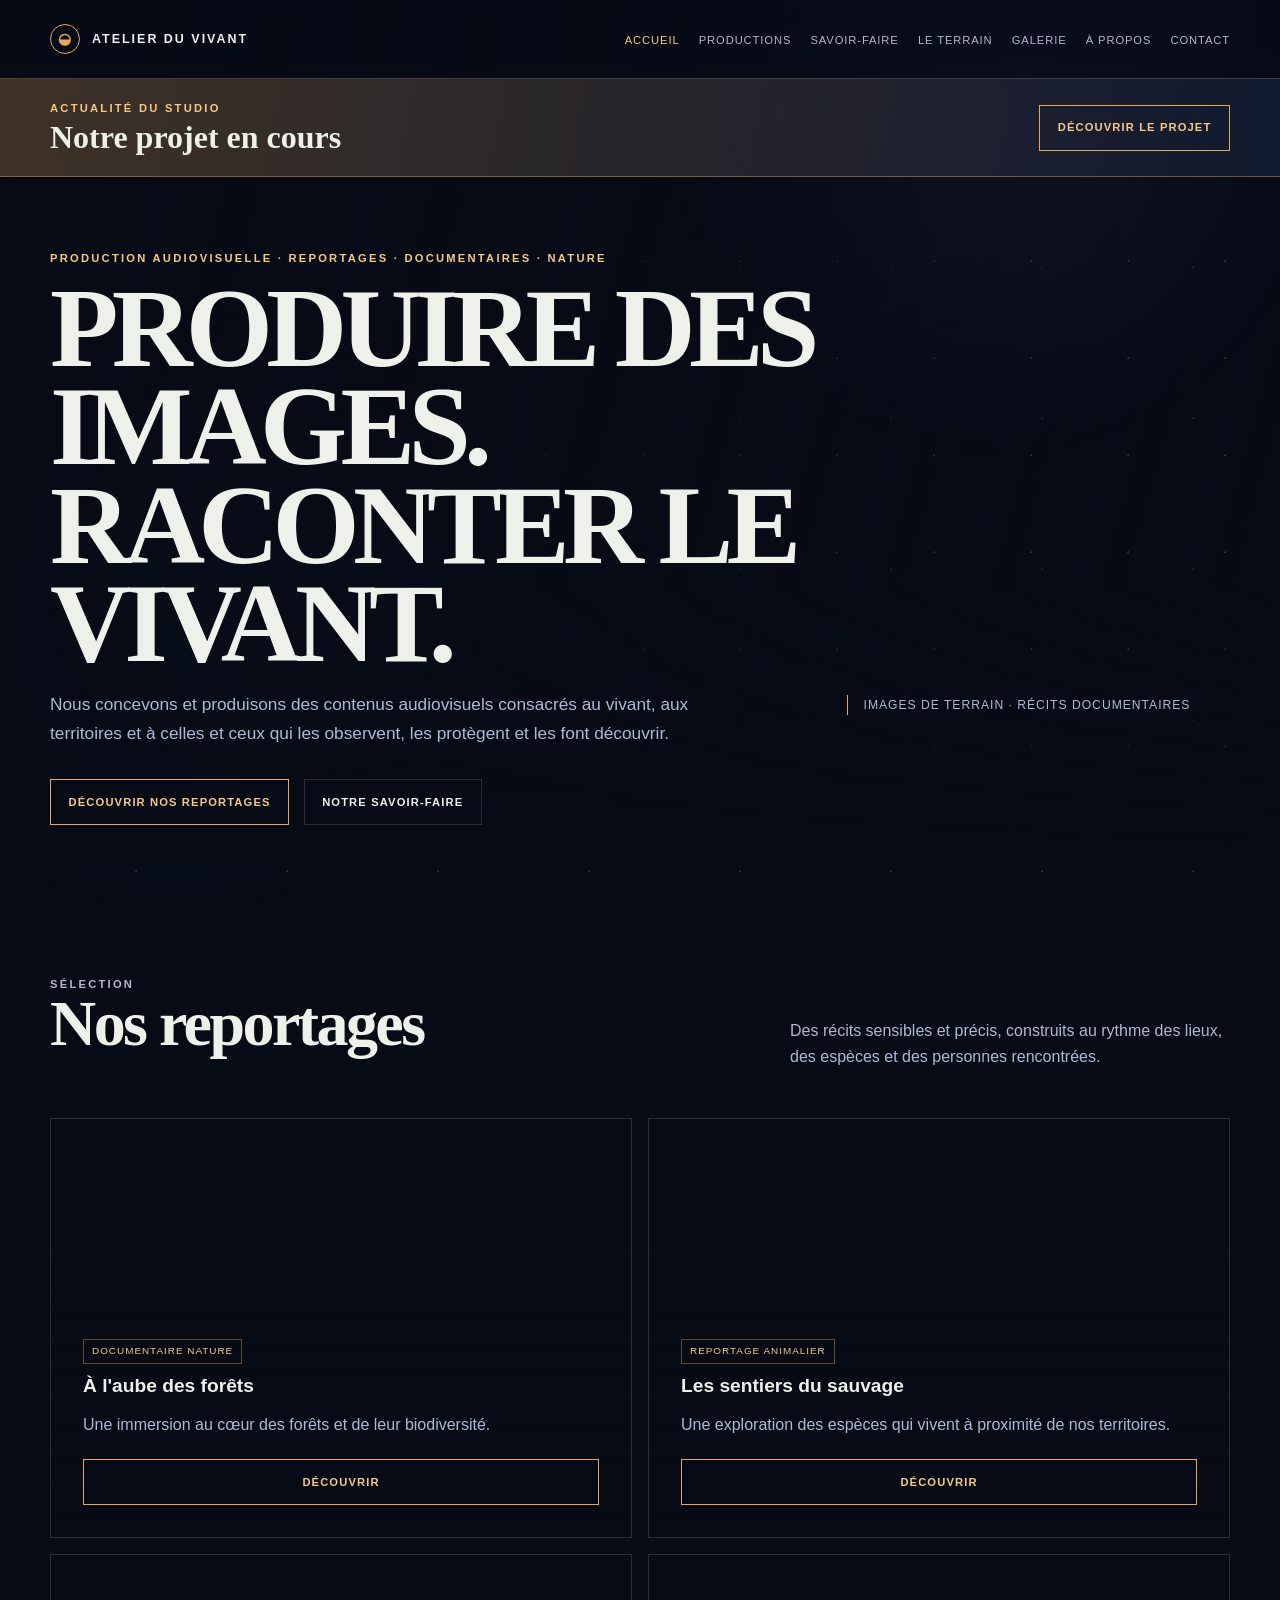
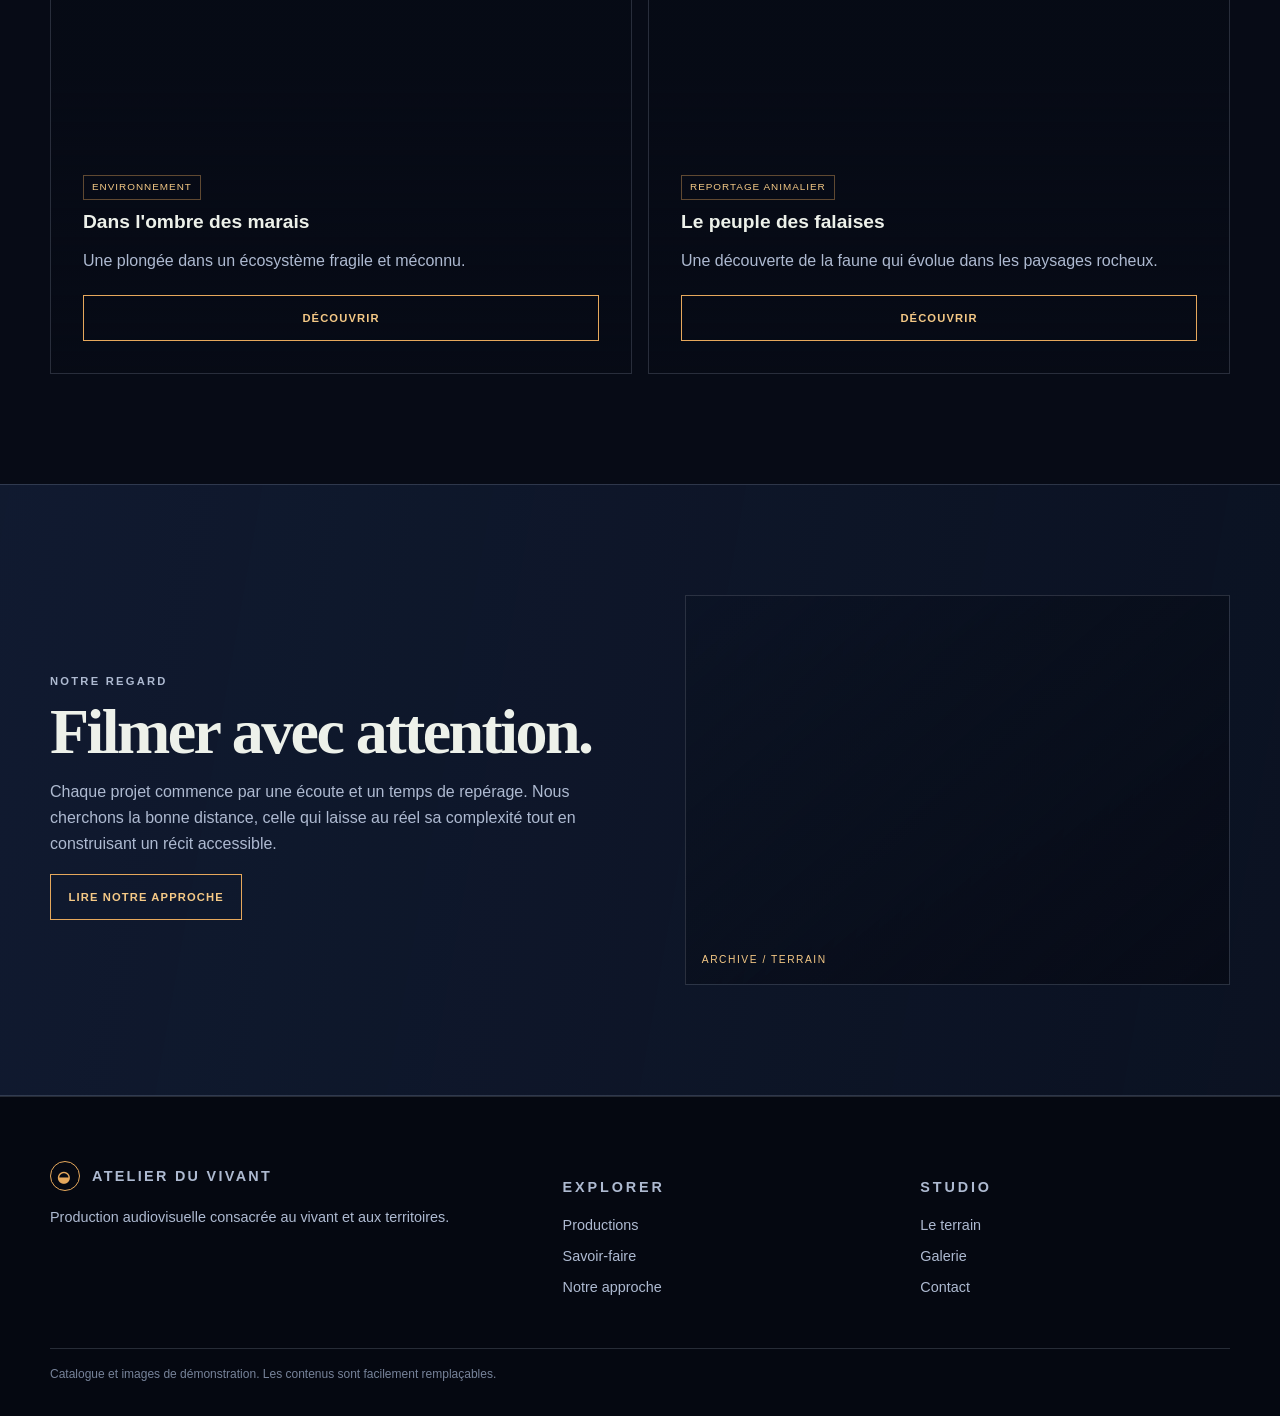
<file: index.html>
<!doctype html>
<html lang="fr">
<head>
  <meta charset="utf-8">
  <meta name="viewport" content="width=device-width, initial-scale=1">
  <title>Atelier du vivant | Production audiovisuelle</title>
  <meta name="description" content="Production audiovisuelle, reportages et documentaires consacrés au vivant, aux territoires et à celles et ceux qui les protègent.">
  <link rel="stylesheet" href="css/style.css">
  <style>
    .project-alert { padding: 1.25rem 0; background: linear-gradient(100deg, rgba(230,168,92,.25), rgba(17,27,49,.92)); border-block: 1px solid rgba(230,168,92,.42); }
    .project-alert-inner { display: flex; align-items: center; justify-content: space-between; gap: 1.5rem; }
    .project-alert .eyebrow { margin: 0 0 .2rem; }
    .project-alert strong { font: 700 clamp(1.35rem, 3vw, 2rem)/1 var(--serif); }
    .project-alert .btn { flex-shrink: 0; }
    .hero { display: block; padding-top: 78px; }
    .hero-content { margin-top: 72px; }
    @media (max-width: 560px) { .project-alert-inner { align-items: flex-start; flex-direction: column; gap: 1rem; } .project-alert .btn { width: 100%; } }
  </style>
</head>
<body>
  <a class="skip-link" href="#main">Aller au contenu</a>
  <header class="site-header">
    <div class="container nav-wrap">
      <a class="brand" href="index.html"><span class="brand-mark">◒</span> ATELIER DU VIVANT</a>
      <button class="nav-toggle" aria-label="Ouvrir le menu" aria-expanded="false">☰</button>
      <nav>
        <ul class="nav-list">
          <li><a aria-current="page" href="index.html">Accueil</a></li>
          <li><a href="productions.html">Productions</a></li>
          <li><a href="savoir-faire.html">Savoir-faire</a></li>
          <li><a href="terrain.html">Le terrain</a></li>
          <li><a href="galerie.html">Galerie</a></li>
          <li><a href="a-propos.html">À propos</a></li>
          <li><a href="contact.html">Contact</a></li>
        </ul>
      </nav>
    </div>
  </header>
  <main id="main">
    <section class="hero">
      <aside class="project-alert" aria-label="Projet en cours">
          <div class="container project-alert-inner">
            <div><p class="eyebrow">Actualité du studio</p><strong>Notre projet en cours</strong></div>
            <a class="btn" href="https://chauvesouris448-git.github.io/batbielok" target="_blank" rel="noopener noreferrer">Découvrir le projet</a>
          </div>
      </aside>
      <div class="hero-content">
        <p class="eyebrow">Production audiovisuelle · Reportages · Documentaires · Nature</p>
        <h1>PRODUIRE DES IMAGES.<br>RACONTER LE VIVANT.</h1>
        <p class="lead">Nous concevons et produisons des contenus audiovisuels consacrés au vivant, aux territoires et à celles et ceux qui les observent, les protègent et les font découvrir.</p>
        <div class="cta-row"><a class="btn" href="productions.html">Découvrir nos reportages</a><a class="btn btn-muted" href="savoir-faire.html">Notre savoir-faire</a></div>
      </div>
      <p class="hero-note">Images de terrain · récits documentaires</p>
    </section>
    <section class="section" aria-labelledby="reportages">
      <div class="container">
        <div class="section-header"><div><p class="eyebrow">Sélection</p><h2 id="reportages">Nos reportages</h2></div><p>Des récits sensibles et précis, construits au rythme des lieux, des espèces et des personnes rencontrées.</p></div>
        <div class="project-grid">
          <article class="project-card reveal" style="--project-image:url('https://images.unsplash.com/photo-1448375240586-882707db888b?auto=format&fit=crop&w=1200&q=80')"><span class="tag">Documentaire nature</span><h3>À l'aube des forêts</h3><p>Une immersion au cœur des forêts et de leur biodiversité.</p><a class="btn" href="productions.html#forets">Découvrir</a></article>
          <article class="project-card reveal" style="--project-image:url('https://images.unsplash.com/photo-1511497584788-876760111969?auto=format&fit=crop&w=1200&q=80')"><span class="tag">Reportage animalier</span><h3>Les sentiers du sauvage</h3><p>Une exploration des espèces qui vivent à proximité de nos territoires.</p><a class="btn" href="productions.html#sauvage">Découvrir</a></article>
          <article class="project-card reveal" style="--project-image:url('https://images.unsplash.com/photo-1473445361085-b9a07f55608b?auto=format&fit=crop&w=1200&q=80')"><span class="tag">Environnement</span><h3>Dans l'ombre des marais</h3><p>Une plongée dans un écosystème fragile et méconnu.</p><a class="btn" href="productions.html#marais">Découvrir</a></article>
          <article class="project-card reveal" style="--project-image:url('https://images.unsplash.com/photo-1464822759023-fed622ff2c3b?auto=format&fit=crop&w=1200&q=80')"><span class="tag">Reportage animalier</span><h3>Le peuple des falaises</h3><p>Une découverte de la faune qui évolue dans les paysages rocheux.</p><a class="btn" href="productions.html#falaises">Découvrir</a></article>
        </div>
      </div>
    </section>
    <section class="section band">
      <div class="container split"><div class="copy reveal"><p class="eyebrow">Notre regard</p><h2>Filmer avec attention.</h2><p>Chaque projet commence par une écoute et un temps de repérage. Nous cherchons la bonne distance, celle qui laisse au réel sa complexité tout en construisant un récit accessible.</p><a class="btn" href="approche.html">Lire notre approche</a></div><div class="image-frame reveal" role="img" aria-label="Paysage forestier de terrain"></div></div>
    </section>
  </main>
  <footer class="site-footer"><div class="container footer-grid"><div><a class="brand" href="index.html"><span class="brand-mark">◒</span> ATELIER DU VIVANT</a><p>Production audiovisuelle consacrée au vivant et aux territoires.</p></div><div><p class="eyebrow">Explorer</p><div class="footer-links"><a href="productions.html">Productions</a><a href="savoir-faire.html">Savoir-faire</a><a href="approche.html">Notre approche</a></div></div><div><p class="eyebrow">Studio</p><div class="footer-links"><a href="terrain.html">Le terrain</a><a href="galerie.html">Galerie</a><a href="contact.html">Contact</a></div></div></div><div class="container disclaimer">Catalogue et images de démonstration. Les contenus sont facilement remplaçables.</div></footer>
  <button class="top-button" aria-label="Revenir en haut">↑</button>
  <script src="js/script.js"></script>
</body>
</html>
</file>
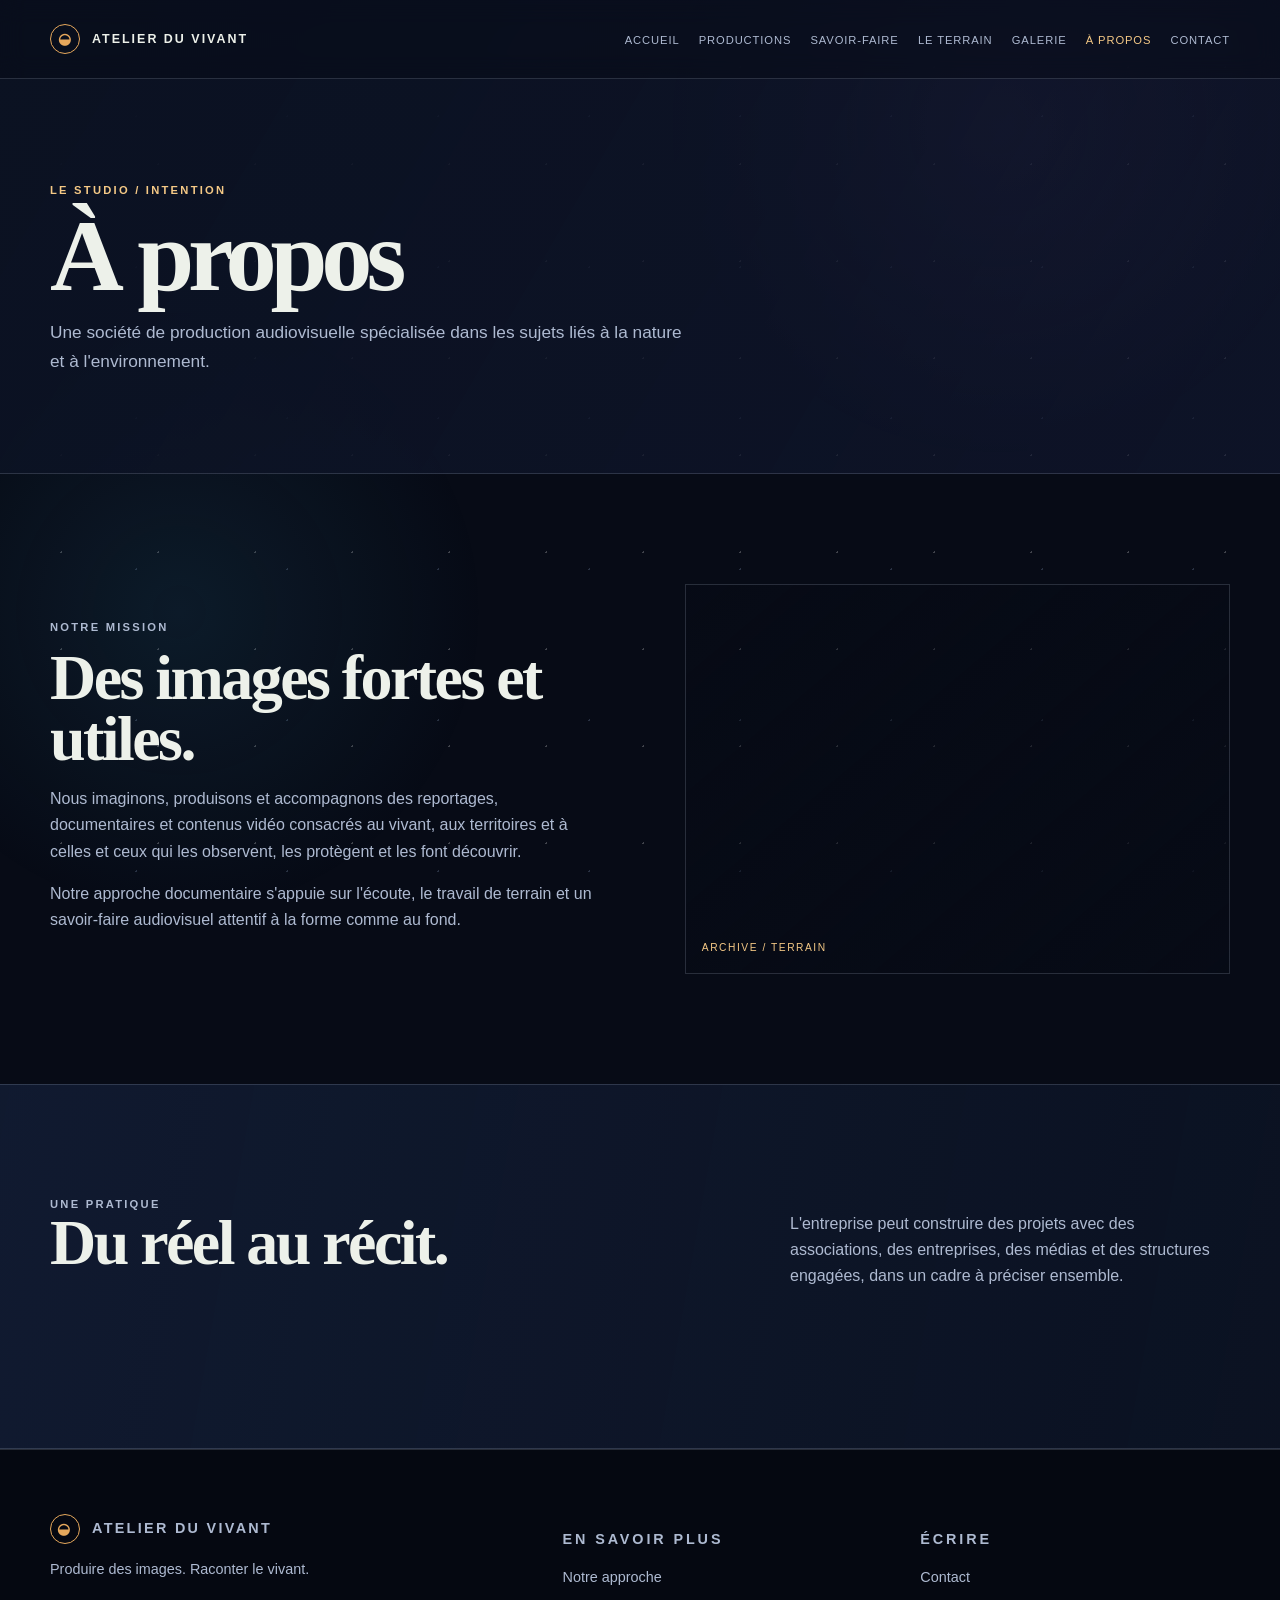
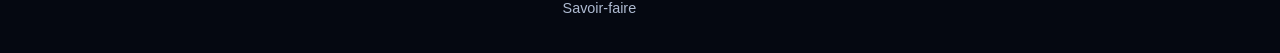
<file: a-propos.html>
<!doctype html><html lang="fr"><head><meta charset="utf-8"><meta name="viewport" content="width=device-width, initial-scale=1"><title>À propos | Atelier du vivant</title><link rel="stylesheet" href="css/style.css"></head><body><header class="site-header"><div class="container nav-wrap"><a class="brand" href="index.html"><span class="brand-mark">◒</span> ATELIER DU VIVANT</a><button class="nav-toggle" aria-label="Ouvrir le menu" aria-expanded="false">☰</button><nav><ul class="nav-list"><li><a href="index.html">Accueil</a></li><li><a href="productions.html">Productions</a></li><li><a href="savoir-faire.html">Savoir-faire</a></li><li><a href="terrain.html">Le terrain</a></li><li><a href="galerie.html">Galerie</a></li><li><a aria-current="page" href="a-propos.html">À propos</a></li><li><a href="contact.html">Contact</a></li></ul></nav></div></header><main id="main"><section class="page-hero"><div class="container"><p class="eyebrow">Le studio / Intention</p><h1>À propos</h1><p class="lead">Une société de production audiovisuelle spécialisée dans les sujets liés à la nature et à l'environnement.</p></div></section><section class="section"><div class="container split"><div class="copy"><p class="eyebrow">Notre mission</p><h2>Des images fortes et utiles.</h2><p>Nous imaginons, produisons et accompagnons des reportages, documentaires et contenus vidéo consacrés au vivant, aux territoires et à celles et ceux qui les observent, les protègent et les font découvrir.</p><p>Notre approche documentaire s'appuie sur l'écoute, le travail de terrain et un savoir-faire audiovisuel attentif à la forme comme au fond.</p></div><div class="image-frame" role="img" aria-label="Paysage naturel au coucher du jour"></div></div></section><section class="section band"><div class="container section-header"><div><p class="eyebrow">Une pratique</p><h2>Du réel au récit.</h2></div><p>L'entreprise peut construire des projets avec des associations, des entreprises, des médias et des structures engagées, dans un cadre à préciser ensemble.</p></div></section></main><footer class="site-footer"><div class="container footer-grid"><div><a class="brand" href="index.html"><span class="brand-mark">◒</span> ATELIER DU VIVANT</a><p>Produire des images. Raconter le vivant.</p></div><div><p class="eyebrow">En savoir plus</p><div class="footer-links"><a href="approche.html">Notre approche</a><a href="savoir-faire.html">Savoir-faire</a></div></div><div><p class="eyebrow">Écrire</p><div class="footer-links"><a href="contact.html">Contact</a></div></div></div></footer><button class="top-button" aria-label="Revenir en haut">↑</button><script src="js/script.js"></script></body></html>
</file>
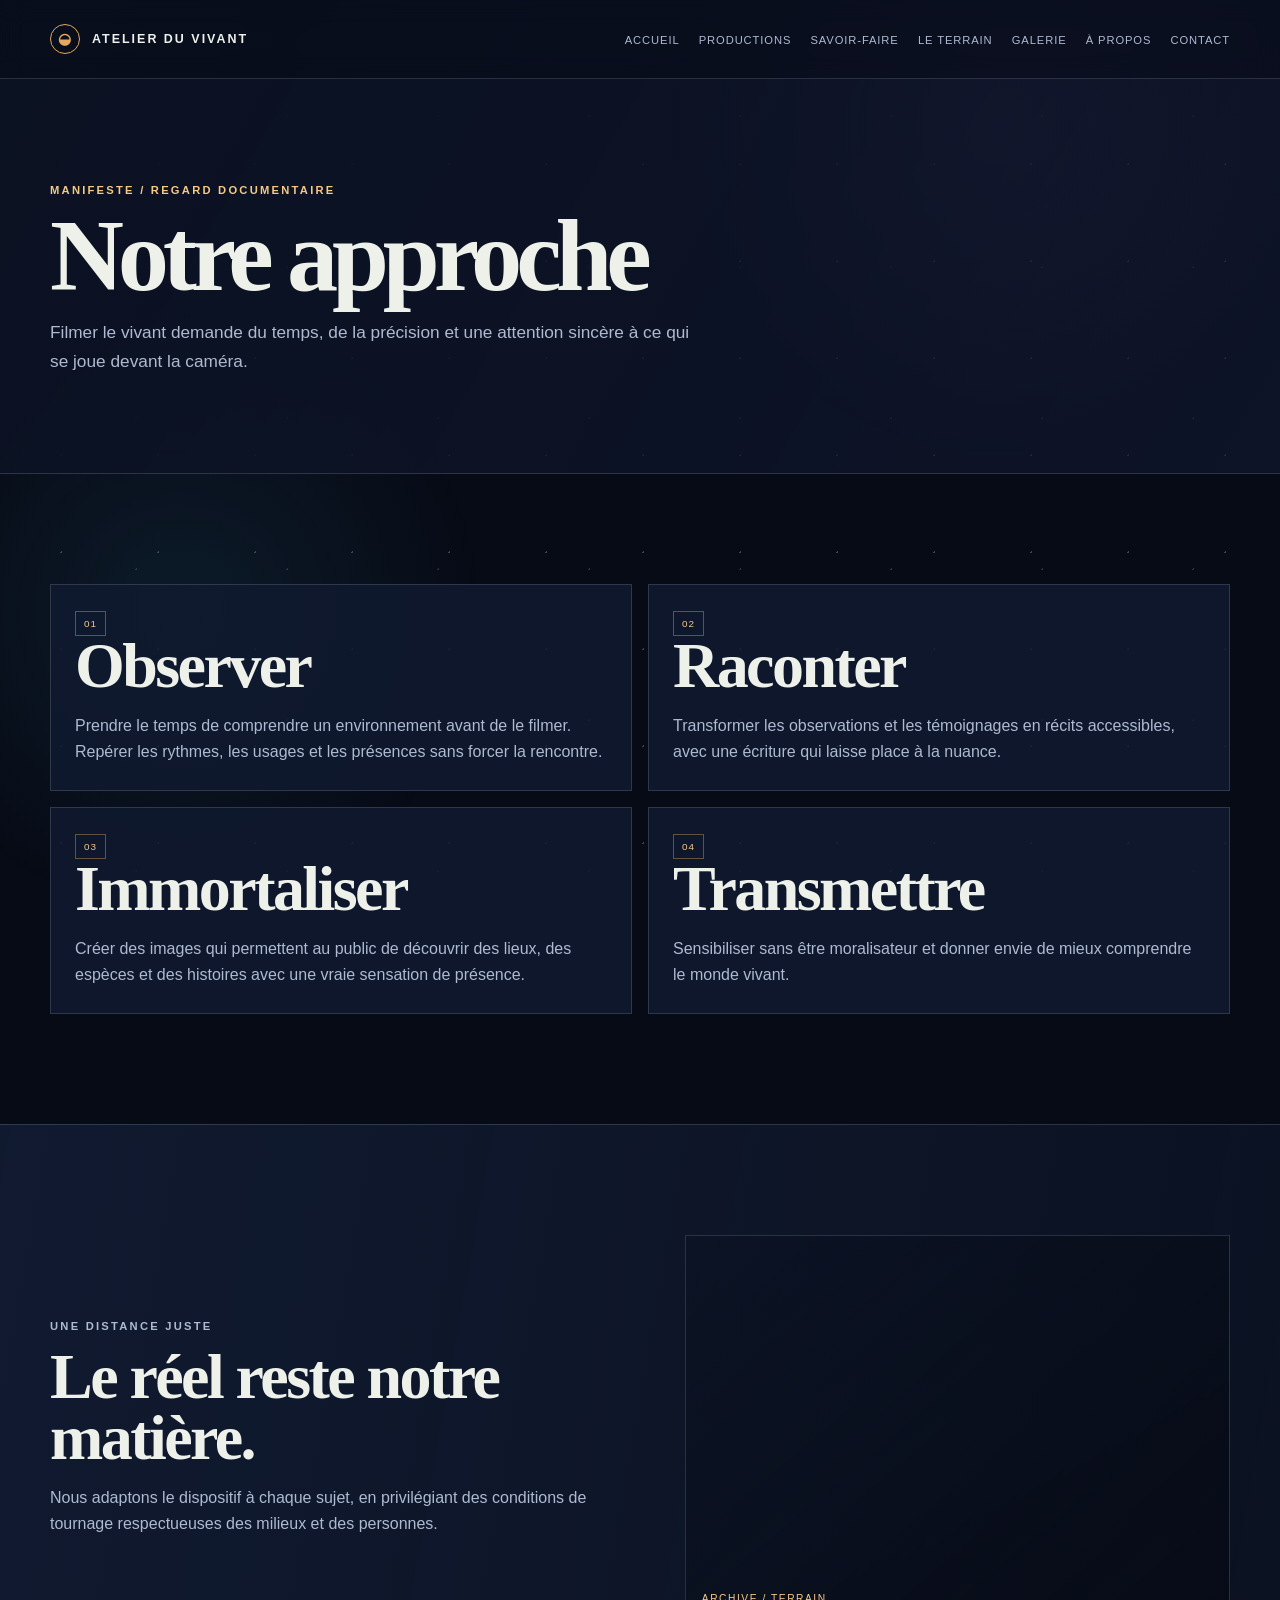
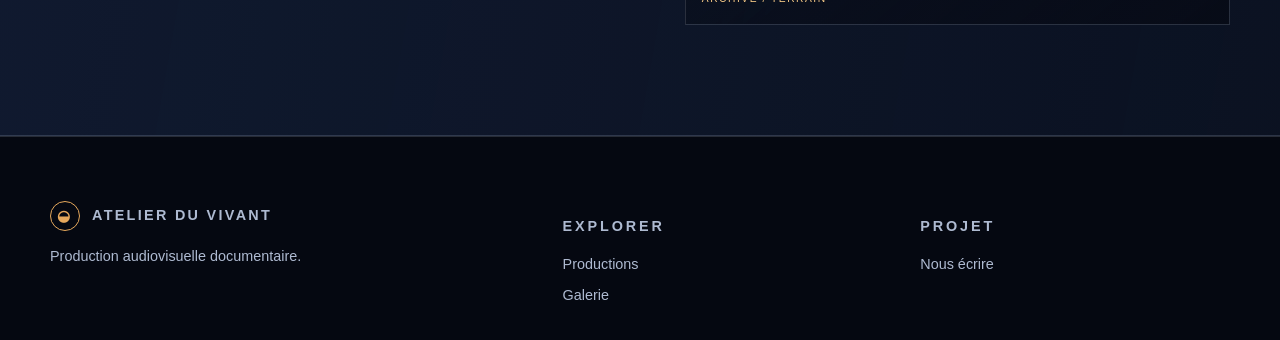
<file: approche.html>
<!doctype html><html lang="fr"><head><meta charset="utf-8"><meta name="viewport" content="width=device-width, initial-scale=1"><title>Notre approche | Atelier du vivant</title><link rel="stylesheet" href="css/style.css"></head><body><header class="site-header"><div class="container nav-wrap"><a class="brand" href="index.html"><span class="brand-mark">◒</span> ATELIER DU VIVANT</a><button class="nav-toggle" aria-label="Ouvrir le menu" aria-expanded="false">☰</button><nav><ul class="nav-list"><li><a href="index.html">Accueil</a></li><li><a href="productions.html">Productions</a></li><li><a href="savoir-faire.html">Savoir-faire</a></li><li><a href="terrain.html">Le terrain</a></li><li><a href="galerie.html">Galerie</a></li><li><a href="a-propos.html">À propos</a></li><li><a href="contact.html">Contact</a></li></ul></nav></div></header><main id="main"><section class="page-hero"><div class="container"><p class="eyebrow">Manifeste / Regard documentaire</p><h1>Notre approche</h1><p class="lead">Filmer le vivant demande du temps, de la précision et une attention sincère à ce qui se joue devant la caméra.</p></div></section><section class="section"><div class="container cards-2"><article class="card reveal"><span class="tag">01</span><h2>Observer</h2><p>Prendre le temps de comprendre un environnement avant de le filmer. Repérer les rythmes, les usages et les présences sans forcer la rencontre.</p></article><article class="card reveal"><span class="tag">02</span><h2>Raconter</h2><p>Transformer les observations et les témoignages en récits accessibles, avec une écriture qui laisse place à la nuance.</p></article><article class="card reveal"><span class="tag">03</span><h2>Immortaliser</h2><p>Créer des images qui permettent au public de découvrir des lieux, des espèces et des histoires avec une vraie sensation de présence.</p></article><article class="card reveal"><span class="tag">04</span><h2>Transmettre</h2><p>Sensibiliser sans être moralisateur et donner envie de mieux comprendre le monde vivant.</p></article></div></section><section class="section band"><div class="container split"><div class="copy"><p class="eyebrow">Une distance juste</p><h2>Le réel reste notre matière.</h2><p>Nous adaptons le dispositif à chaque sujet, en privilégiant des conditions de tournage respectueuses des milieux et des personnes.</p></div><div class="image-frame" role="img" aria-label="Lumière traversant une forêt"></div></div></section></main><footer class="site-footer"><div class="container footer-grid"><div><a class="brand" href="index.html"><span class="brand-mark">◒</span> ATELIER DU VIVANT</a><p>Production audiovisuelle documentaire.</p></div><div><p class="eyebrow">Explorer</p><div class="footer-links"><a href="productions.html">Productions</a><a href="galerie.html">Galerie</a></div></div><div><p class="eyebrow">Projet</p><div class="footer-links"><a href="contact.html">Nous écrire</a></div></div></div></footer><button class="top-button" aria-label="Revenir en haut">↑</button><script src="js/script.js"></script></body></html>
</file>
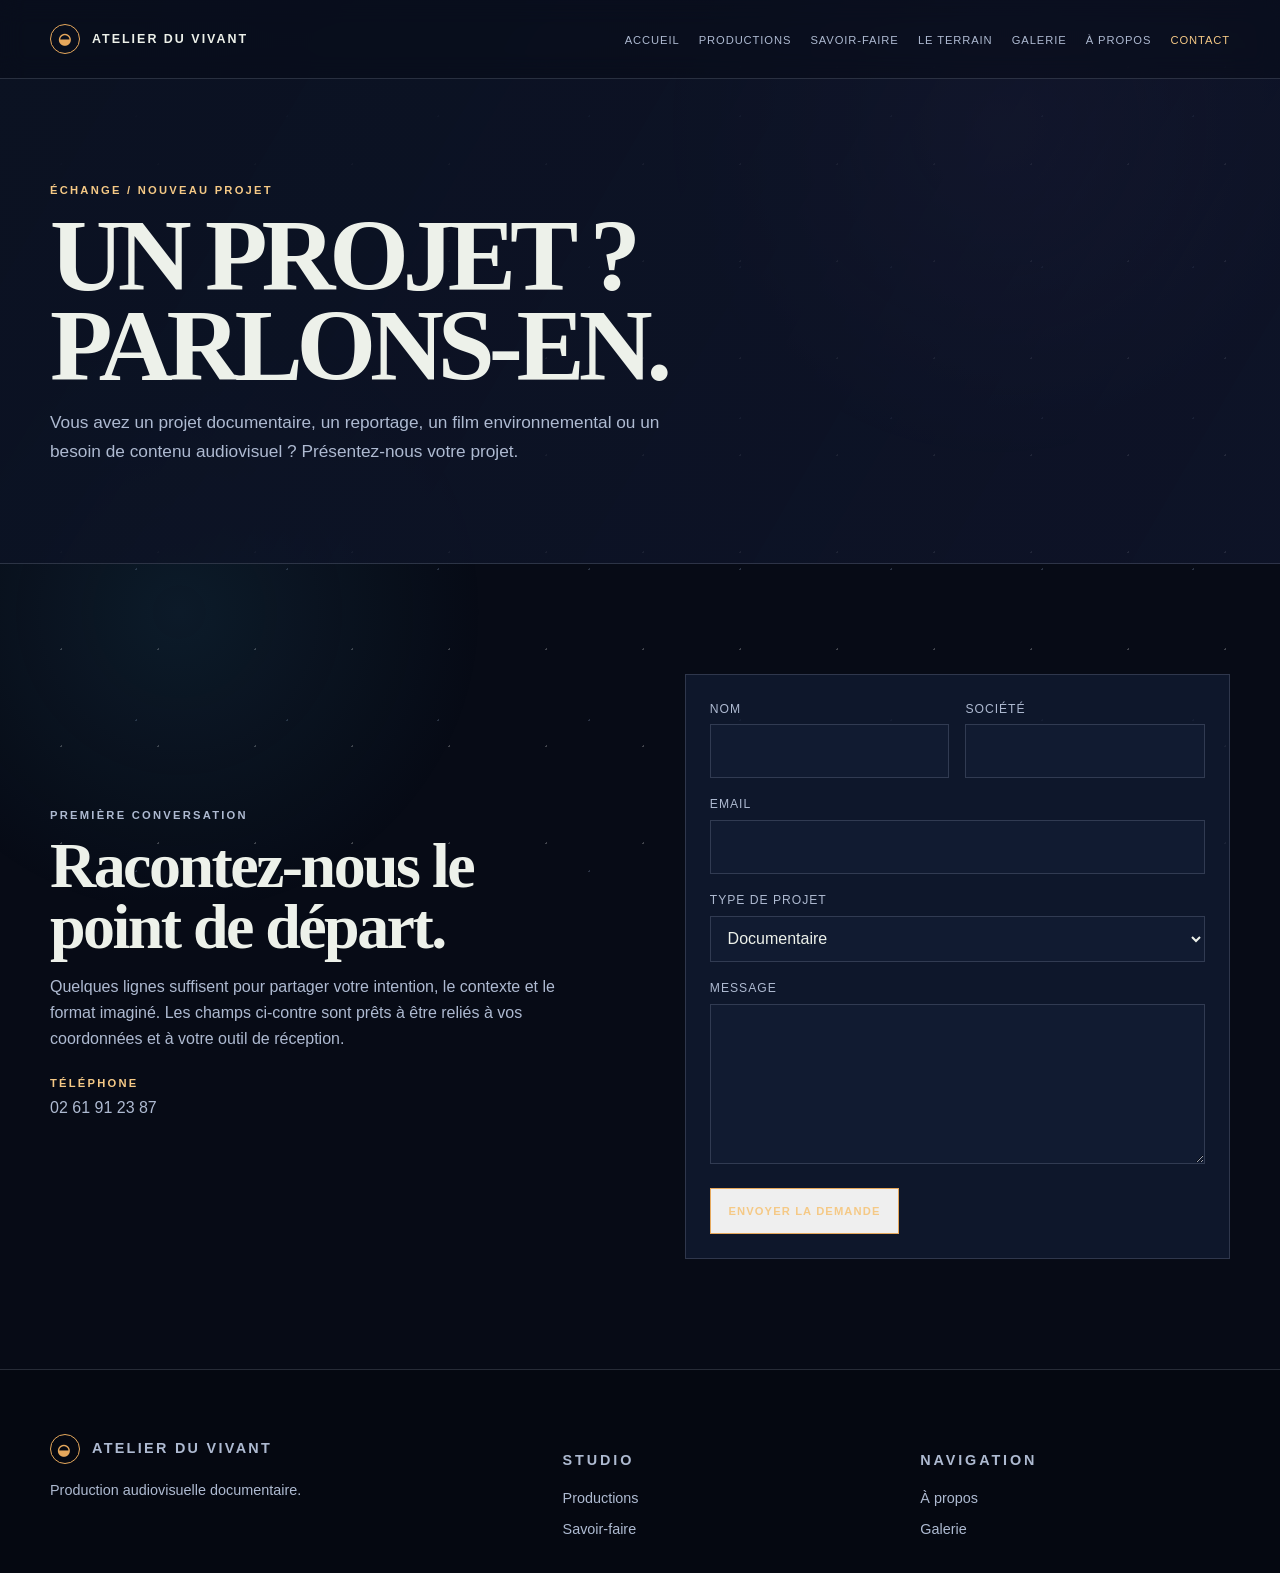
<file: contact.html>
<!doctype html>
<html lang="fr">
<head>
  <meta charset="utf-8">
  <meta name="viewport" content="width=device-width, initial-scale=1">
  <title>Contact | Atelier du vivant</title>
  <link rel="stylesheet" href="css/style.css">
</head>
<body>
  <header class="site-header"><div class="container nav-wrap"><a class="brand" href="index.html"><span class="brand-mark">◒</span> ATELIER DU VIVANT</a><button class="nav-toggle" aria-label="Ouvrir le menu" aria-expanded="false">☰</button><nav><ul class="nav-list"><li><a href="index.html">Accueil</a></li><li><a href="productions.html">Productions</a></li><li><a href="savoir-faire.html">Savoir-faire</a></li><li><a href="terrain.html">Le terrain</a></li><li><a href="galerie.html">Galerie</a></li><li><a href="a-propos.html">À propos</a></li><li><a aria-current="page" href="contact.html">Contact</a></li></ul></nav></div></header>
  <main id="main">
    <section class="page-hero"><div class="container"><p class="eyebrow">Échange / Nouveau projet</p><h1>UN PROJET ?<br>PARLONS-EN.</h1><p class="lead">Vous avez un projet documentaire, un reportage, un film environnemental ou un besoin de contenu audiovisuel ? Présentez-nous votre projet.</p></div></section>
    <section class="section"><div class="container split">
      <div class="copy"><p class="eyebrow">Première conversation</p><h2>Racontez-nous le point de départ.</h2><p>Quelques lignes suffisent pour partager votre intention, le contexte et le format imaginé. Les champs ci-contre sont prêts à être reliés à vos coordonnées et à votre outil de réception.</p><p><span class="eyebrow">Téléphone</span><br><a class="contact-phone" href="tel:+33261912387">02 61 91 23 87</a></p></div>
      <form class="card form-grid" data-demo-form><div><label for="name">Nom</label><input id="name" name="name" required></div><div><label for="company">Société</label><input id="company" name="company"></div><div class="field-full"><label for="email">Email</label><input id="email" name="email" type="email" required></div><div class="field-full"><label for="type">Type de projet</label><select id="type" name="type"><option>Documentaire</option><option>Reportage</option><option>Film environnemental</option><option>Contenu institutionnel</option><option>Photographie et vidéo de terrain</option></select></div><div class="field-full"><label for="message">Message</label><textarea id="message" name="message" required></textarea></div><div class="field-full"><button class="btn" type="submit">Envoyer la demande</button><p role="status" aria-live="polite"></p></div></form>
    </div></section>
  </main>
  <footer class="site-footer"><div class="container footer-grid"><div><a class="brand" href="index.html"><span class="brand-mark">◒</span> ATELIER DU VIVANT</a><p>Production audiovisuelle documentaire.</p></div><div><p class="eyebrow">Studio</p><div class="footer-links"><a href="productions.html">Productions</a><a href="savoir-faire.html">Savoir-faire</a></div></div><div><p class="eyebrow">Navigation</p><div class="footer-links"><a href="a-propos.html">À propos</a><a href="galerie.html">Galerie</a></div></div></div></footer>
  <button class="top-button" aria-label="Revenir en haut">↑</button><script src="js/script.js"></script>
</body>
</html>
</file>
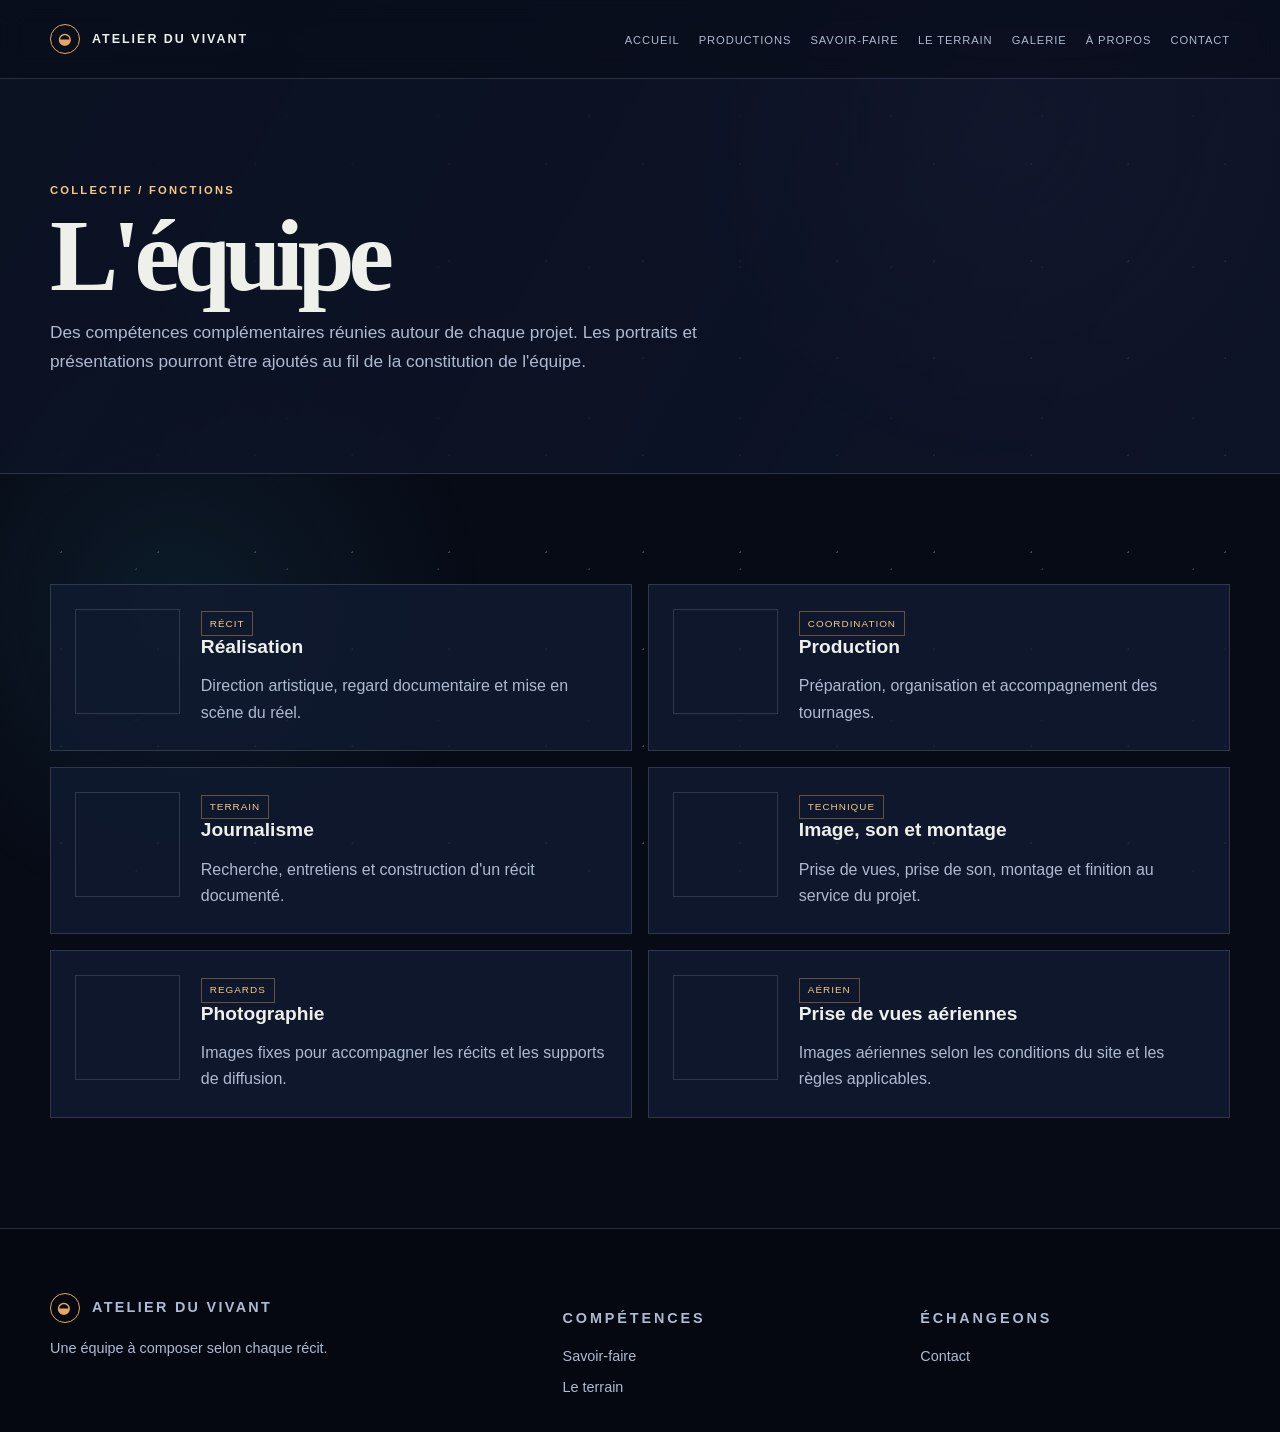
<file: equipe.html>
<!doctype html><html lang="fr"><head><meta charset="utf-8"><meta name="viewport" content="width=device-width, initial-scale=1"><title>L'équipe | Atelier du vivant</title><link rel="stylesheet" href="css/style.css"></head><body><header class="site-header"><div class="container nav-wrap"><a class="brand" href="index.html"><span class="brand-mark">◒</span> ATELIER DU VIVANT</a><button class="nav-toggle" aria-label="Ouvrir le menu" aria-expanded="false">☰</button><nav><ul class="nav-list"><li><a href="index.html">Accueil</a></li><li><a href="productions.html">Productions</a></li><li><a href="savoir-faire.html">Savoir-faire</a></li><li><a href="terrain.html">Le terrain</a></li><li><a href="galerie.html">Galerie</a></li><li><a href="a-propos.html">À propos</a></li><li><a href="contact.html">Contact</a></li></ul></nav></div></header><main id="main"><section class="page-hero"><div class="container"><p class="eyebrow">Collectif / Fonctions</p><h1>L'équipe</h1><p class="lead">Des compétences complémentaires réunies autour de chaque projet. Les portraits et présentations pourront être ajoutés au fil de la constitution de l'équipe.</p></div></section><section class="section"><div class="container cards-2"><article class="card role-card reveal"><div class="role-art" style="--role-image:url('https://images.unsplash.com/photo-1497366754035-f200968a6e72?auto=format&fit=crop&w=500&q=80')"></div><div><span class="tag">Récit</span><h3>Réalisation</h3><p>Direction artistique, regard documentaire et mise en scène du réel.</p></div></article><article class="card role-card reveal"><div class="role-art" style="--role-image:url('https://images.unsplash.com/photo-1497366811353-6870744d04b2?auto=format&fit=crop&w=500&q=80')"></div><div><span class="tag">Coordination</span><h3>Production</h3><p>Préparation, organisation et accompagnement des tournages.</p></div></article><article class="card role-card reveal"><div class="role-art" style="--role-image:url('https://images.unsplash.com/photo-1492724441997-5dc865305da7?auto=format&fit=crop&w=500&q=80')"></div><div><span class="tag">Terrain</span><h3>Journalisme</h3><p>Recherche, entretiens et construction d'un récit documenté.</p></div></article><article class="card role-card reveal"><div class="role-art" style="--role-image:url('https://images.unsplash.com/photo-1485846234645-a62644f84728?auto=format&fit=crop&w=500&q=80')"></div><div><span class="tag">Technique</span><h3>Image, son et montage</h3><p>Prise de vues, prise de son, montage et finition au service du projet.</p></div></article><article class="card role-card reveal"><div class="role-art" style="--role-image:url('https://images.unsplash.com/photo-1452587925148-ce544e77e70d?auto=format&fit=crop&w=500&q=80')"></div><div><span class="tag">Regards</span><h3>Photographie</h3><p>Images fixes pour accompagner les récits et les supports de diffusion.</p></div></article><article class="card role-card reveal"><div class="role-art" style="--role-image:url('https://images.unsplash.com/photo-1473968512647-3e447244af8f?auto=format&fit=crop&w=500&q=80')"></div><div><span class="tag">Aérien</span><h3>Prise de vues aériennes</h3><p>Images aériennes selon les conditions du site et les règles applicables.</p></div></article></div></section></main><footer class="site-footer"><div class="container footer-grid"><div><a class="brand" href="index.html"><span class="brand-mark">◒</span> ATELIER DU VIVANT</a><p>Une équipe à composer selon chaque récit.</p></div><div><p class="eyebrow">Compétences</p><div class="footer-links"><a href="savoir-faire.html">Savoir-faire</a><a href="terrain.html">Le terrain</a></div></div><div><p class="eyebrow">Échangeons</p><div class="footer-links"><a href="contact.html">Contact</a></div></div></div></footer><button class="top-button" aria-label="Revenir en haut">↑</button><script src="js/script.js"></script></body></html>
</file>
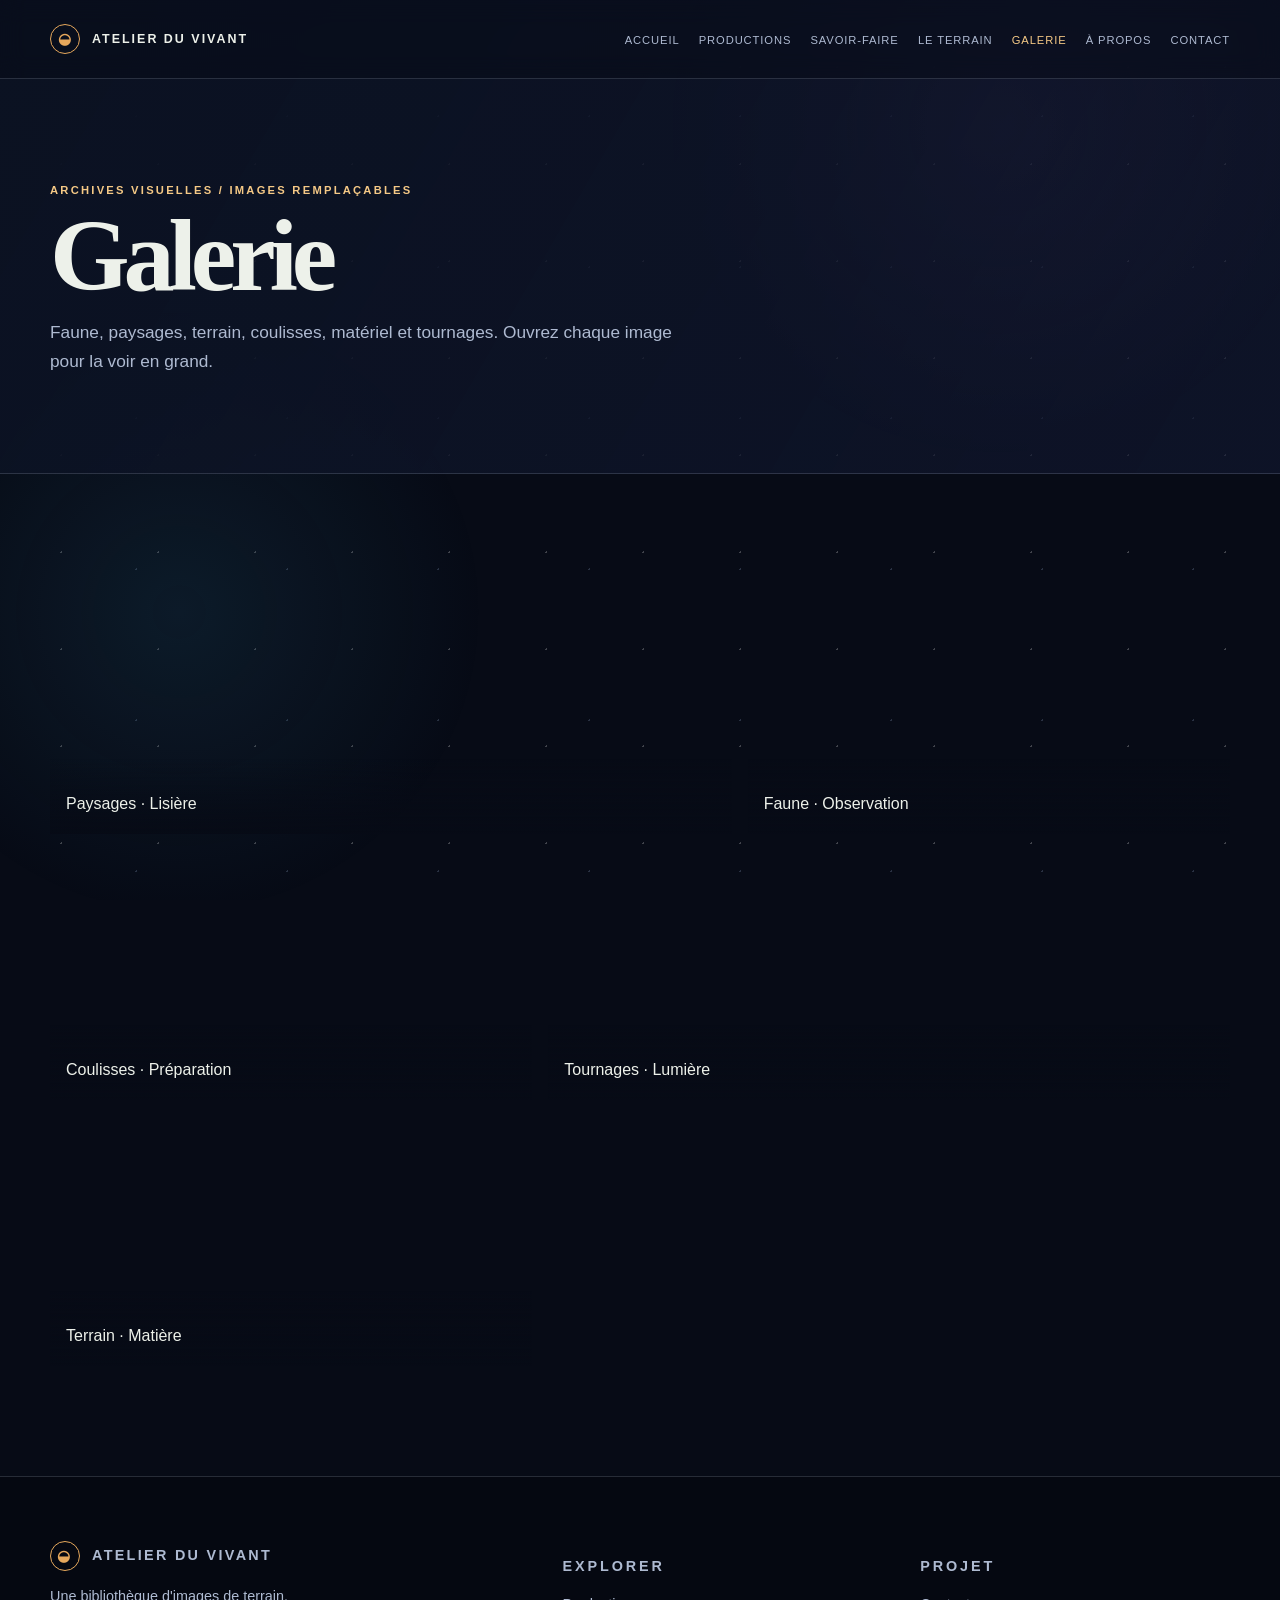
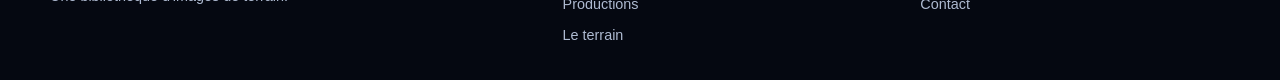
<file: galerie.html>
<!doctype html><html lang="fr"><head><meta charset="utf-8"><meta name="viewport" content="width=device-width, initial-scale=1"><title>Galerie | Atelier du vivant</title><link rel="stylesheet" href="css/style.css"></head><body><header class="site-header"><div class="container nav-wrap"><a class="brand" href="index.html"><span class="brand-mark">◒</span> ATELIER DU VIVANT</a><button class="nav-toggle" aria-label="Ouvrir le menu" aria-expanded="false">☰</button><nav><ul class="nav-list"><li><a href="index.html">Accueil</a></li><li><a href="productions.html">Productions</a></li><li><a href="savoir-faire.html">Savoir-faire</a></li><li><a href="terrain.html">Le terrain</a></li><li><a aria-current="page" href="galerie.html">Galerie</a></li><li><a href="a-propos.html">À propos</a></li><li><a href="contact.html">Contact</a></li></ul></nav></div></header><main id="main"><section class="page-hero"><div class="container"><p class="eyebrow">Archives visuelles / Images remplaçables</p><h1>Galerie</h1><p class="lead">Faune, paysages, terrain, coulisses, matériel et tournages. Ouvrez chaque image pour la voir en grand.</p></div></section><section class="section"><div class="container"><div class="gallery-grid"><button class="gallery-item reveal" data-caption="Lisière / Paysages" data-gallery="https://images.unsplash.com/photo-1448375240586-882707db888b?auto=format&fit=crop&w=1800&q=85"><span class="gallery-art" style="--gallery-image:url('https://images.unsplash.com/photo-1448375240586-882707db888b?auto=format&fit=crop&w=1200&q=80')"></span><span class="gallery-caption">Paysages · Lisière</span></button><button class="gallery-item reveal" data-caption="Observation / Faune" data-gallery="https://images.unsplash.com/photo-1511497584788-876760111969?auto=format&fit=crop&w=1800&q=85"><span class="gallery-art" style="--gallery-image:url('https://images.unsplash.com/photo-1511497584788-876760111969?auto=format&fit=crop&w=1200&q=80')"></span><span class="gallery-caption">Faune · Observation</span></button><button class="gallery-item reveal" data-caption="Préparation / Coulisses" data-gallery="https://images.unsplash.com/photo-1485846234645-a62644f84728?auto=format&fit=crop&w=1800&q=85"><span class="gallery-art" style="--gallery-image:url('https://images.unsplash.com/photo-1485846234645-a62644f84728?auto=format&fit=crop&w=1200&q=80')"></span><span class="gallery-caption">Coulisses · Préparation</span></button><button class="gallery-item reveal" data-caption="Lumière / Tournages" data-gallery="https://images.unsplash.com/photo-1473445361085-b9a07f55608b?auto=format&fit=crop&w=1800&q=85"><span class="gallery-art" style="--gallery-image:url('https://images.unsplash.com/photo-1473445361085-b9a07f55608b?auto=format&fit=crop&w=1200&q=80')"></span><span class="gallery-caption">Tournages · Lumière</span></button><button class="gallery-item reveal" data-caption="Matière / Terrain" data-gallery="https://images.unsplash.com/photo-1500534623283-312aade485b7?auto=format&fit=crop&w=1800&q=85"><span class="gallery-art" style="--gallery-image:url('https://images.unsplash.com/photo-1500534623283-312aade485b7?auto=format&fit=crop&w=1200&q=80')"></span><span class="gallery-caption">Terrain · Matière</span></button></div></div></section></main><div class="lightbox" aria-hidden="true"><button class="lightbox-close" aria-label="Fermer">×</button><div class="lightbox-content"><strong></strong></div></div><footer class="site-footer"><div class="container footer-grid"><div><a class="brand" href="index.html"><span class="brand-mark">◒</span> ATELIER DU VIVANT</a><p>Une bibliothèque d'images de terrain.</p></div><div><p class="eyebrow">Explorer</p><div class="footer-links"><a href="productions.html">Productions</a><a href="terrain.html">Le terrain</a></div></div><div><p class="eyebrow">Projet</p><div class="footer-links"><a href="contact.html">Contact</a></div></div></div></footer><button class="top-button" aria-label="Revenir en haut">↑</button><script src="js/script.js"></script></body></html>
</file>
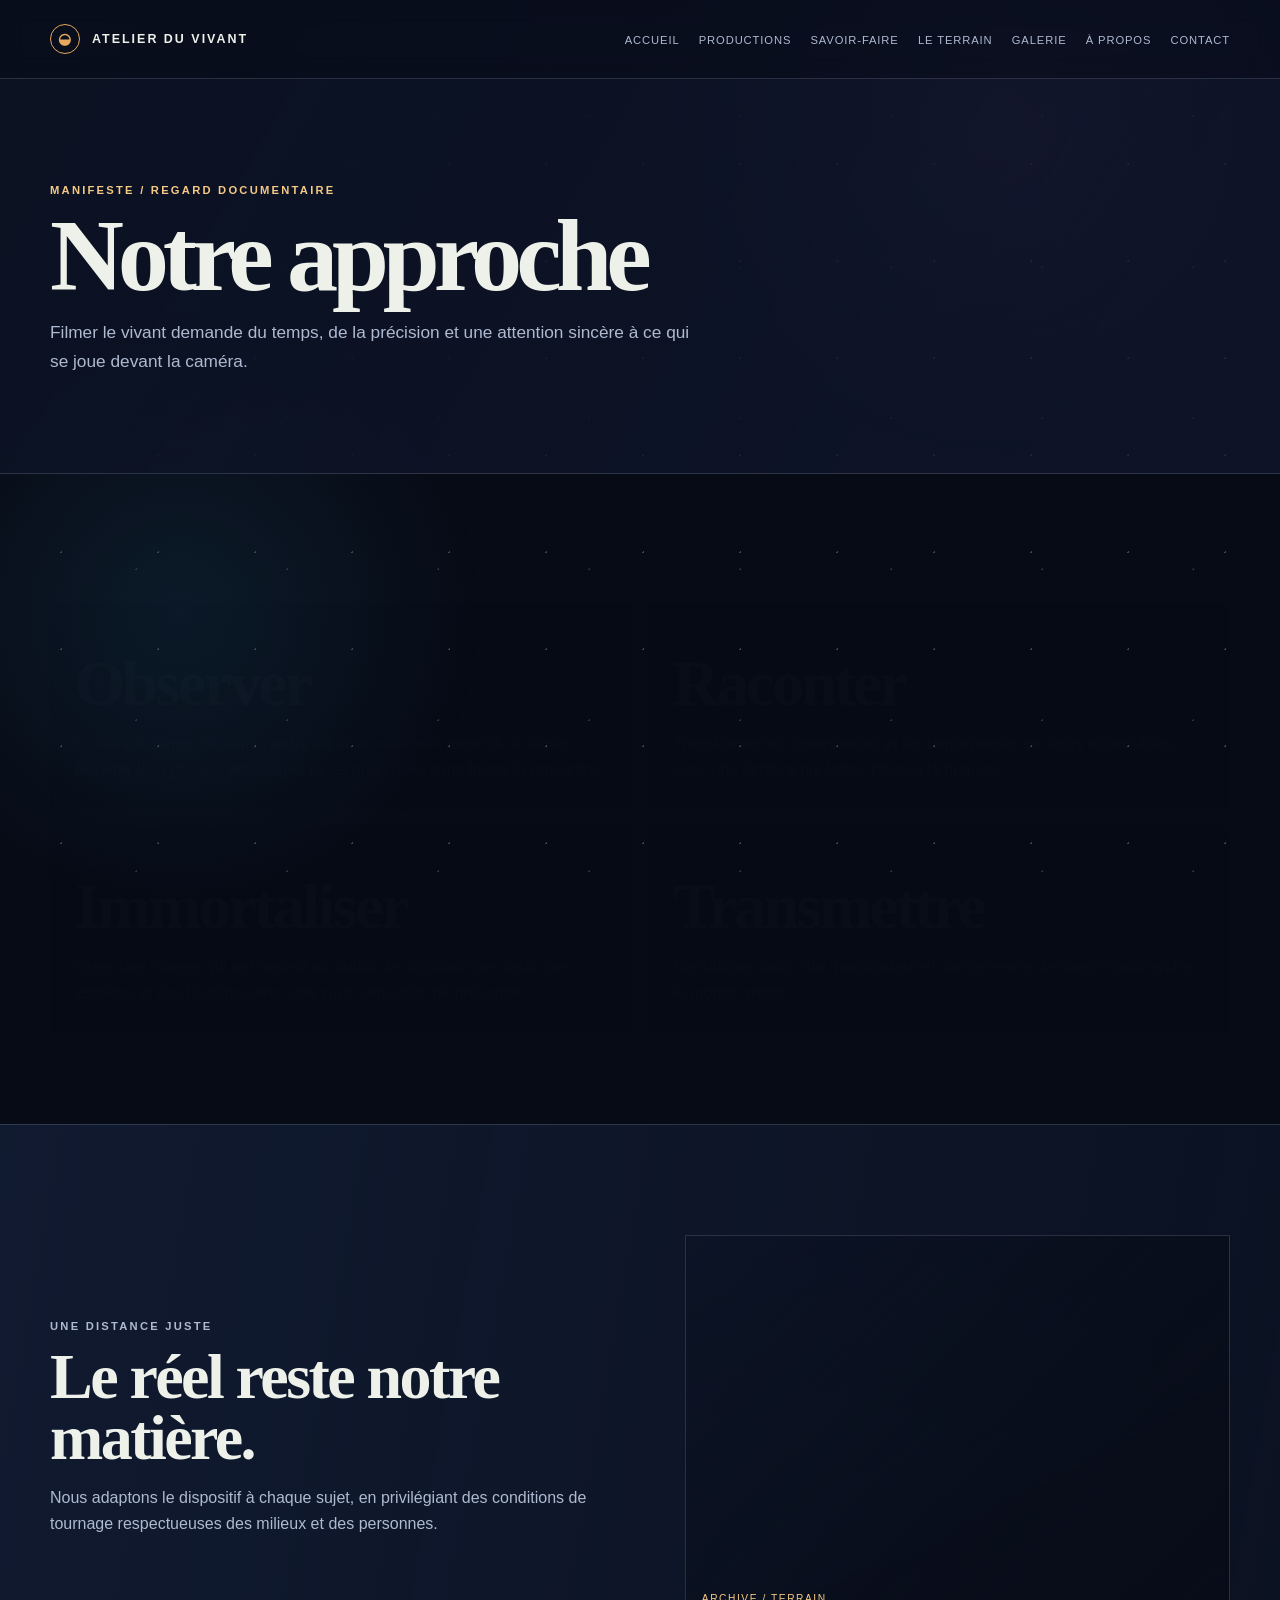
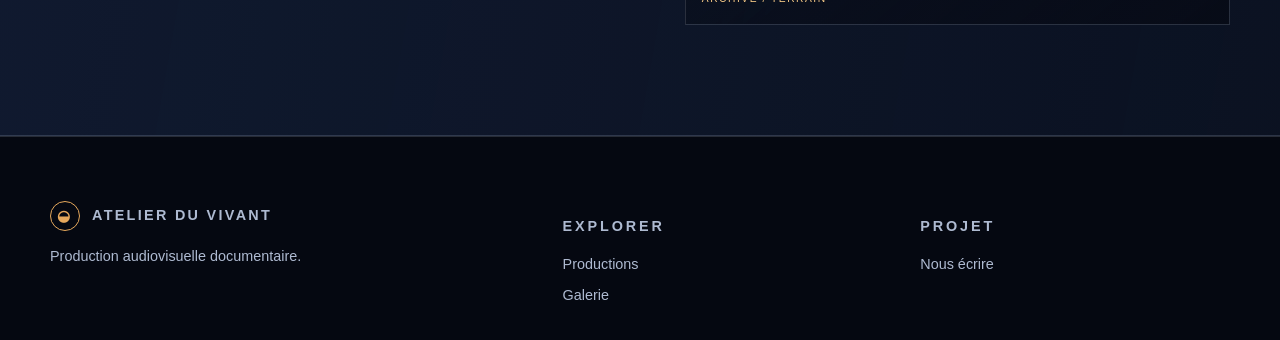
<file: journal.html>
<!doctype html><html lang="fr"><head><meta charset="utf-8"><meta name="viewport" content="width=device-width, initial-scale=1"><title>Notre approche | Atelier du vivant</title><meta http-equiv="refresh" content="0; url=approche.html"><link rel="canonical" href="approche.html"><link rel="stylesheet" href="css/style.css"></head><body><main class="container section"><p class="eyebrow">Redirection</p><h1>Notre approche</h1><p class="lead"><a class="btn" href="approche.html">Accéder à la page</a></p></main><script src="js/script.js"></script></body></html>
</file>
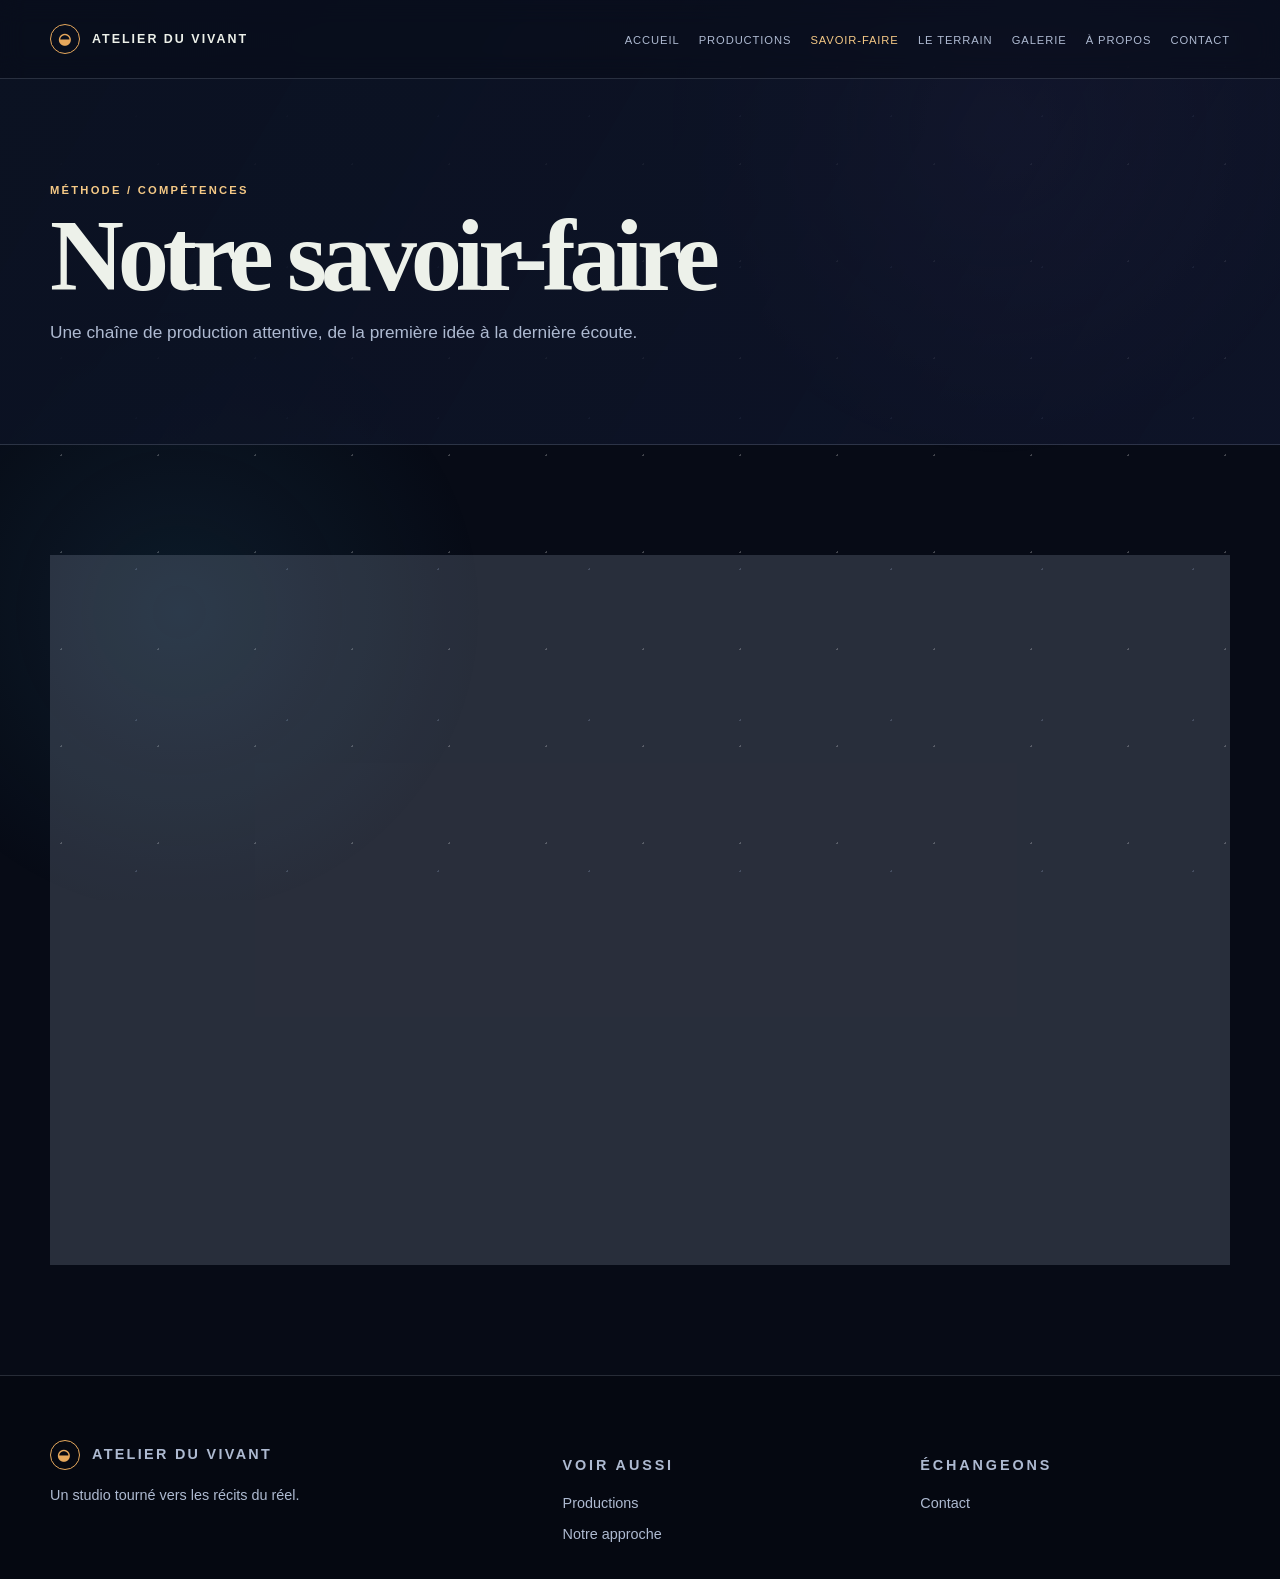
<file: materiel.html>
<!doctype html><html lang="fr"><head><meta charset="utf-8"><meta name="viewport" content="width=device-width, initial-scale=1"><title>Savoir-faire | Atelier du vivant</title><meta http-equiv="refresh" content="0; url=savoir-faire.html"><link rel="canonical" href="savoir-faire.html"><link rel="stylesheet" href="css/style.css"></head><body><main class="container section"><p class="eyebrow">Redirection</p><h1>Notre savoir-faire</h1><p class="lead"><a class="btn" href="savoir-faire.html">Accéder à la page</a></p></main><script src="js/script.js"></script></body></html>
</file>
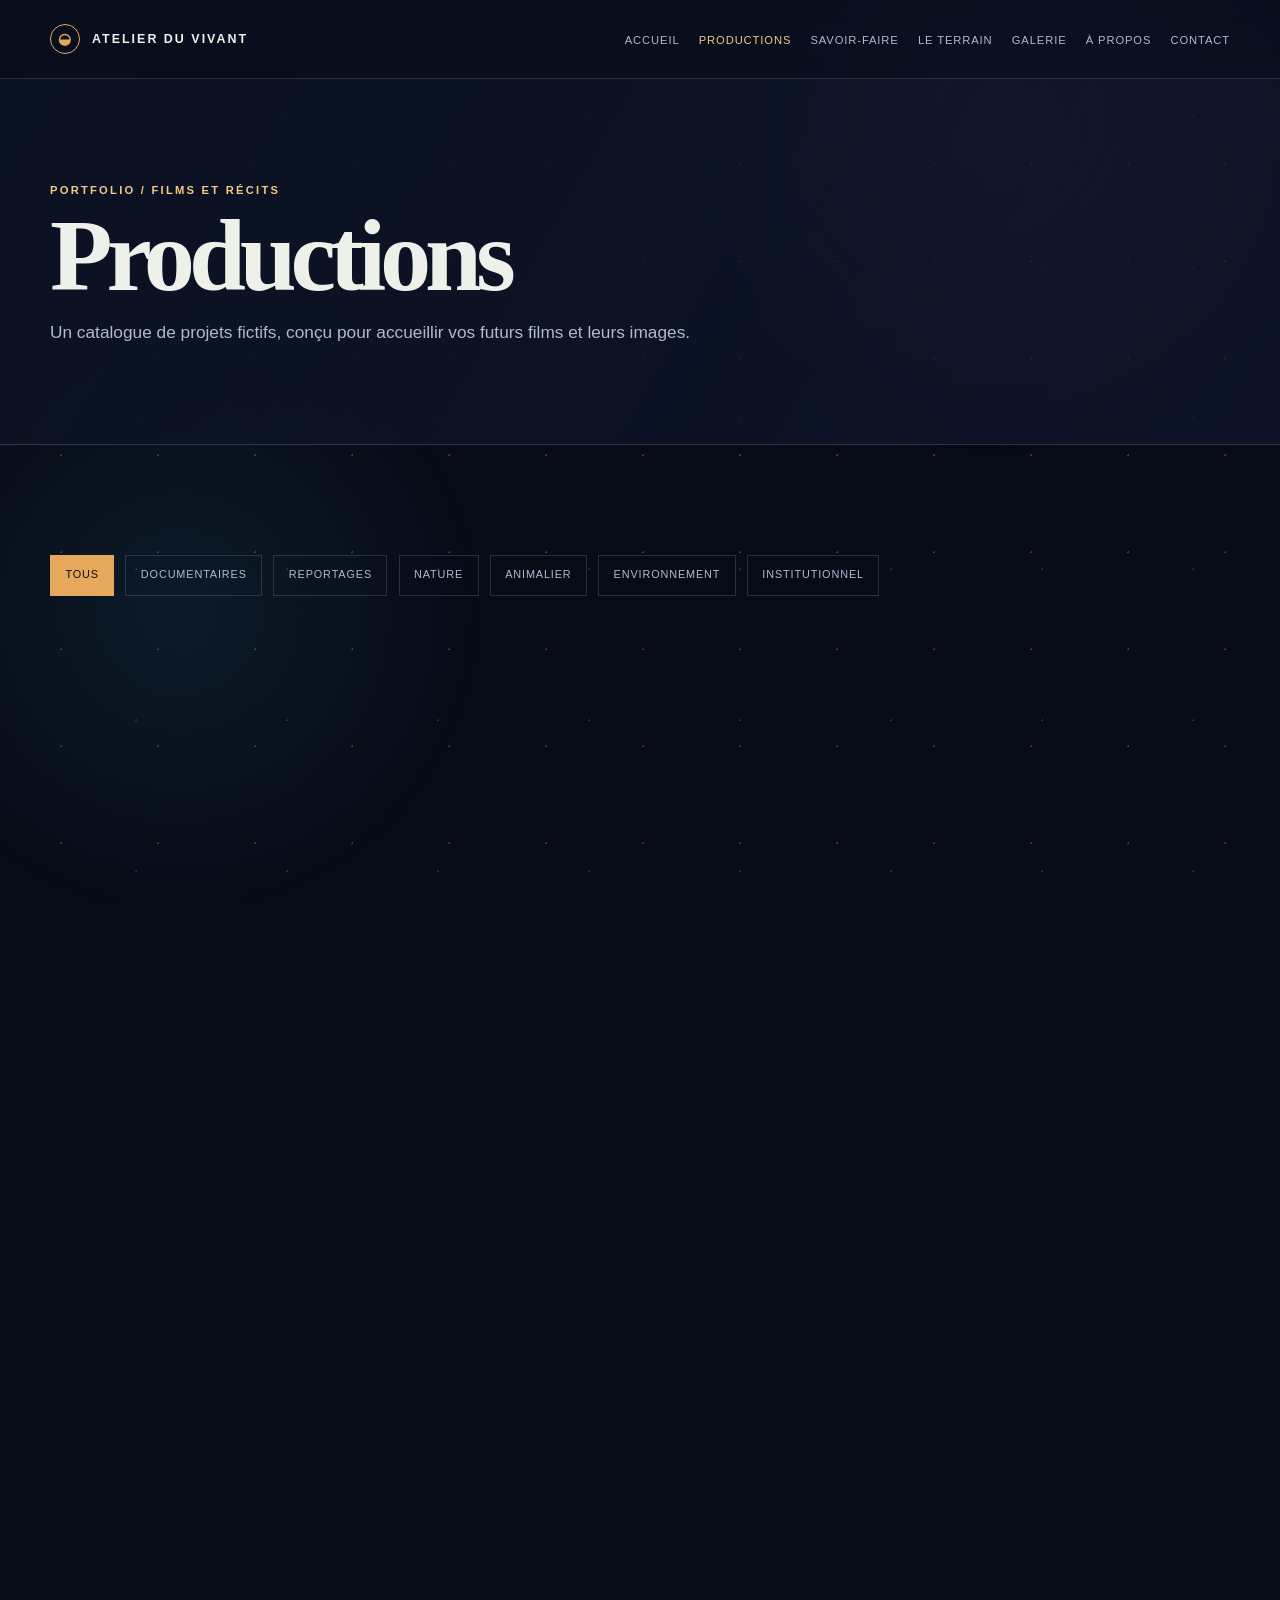
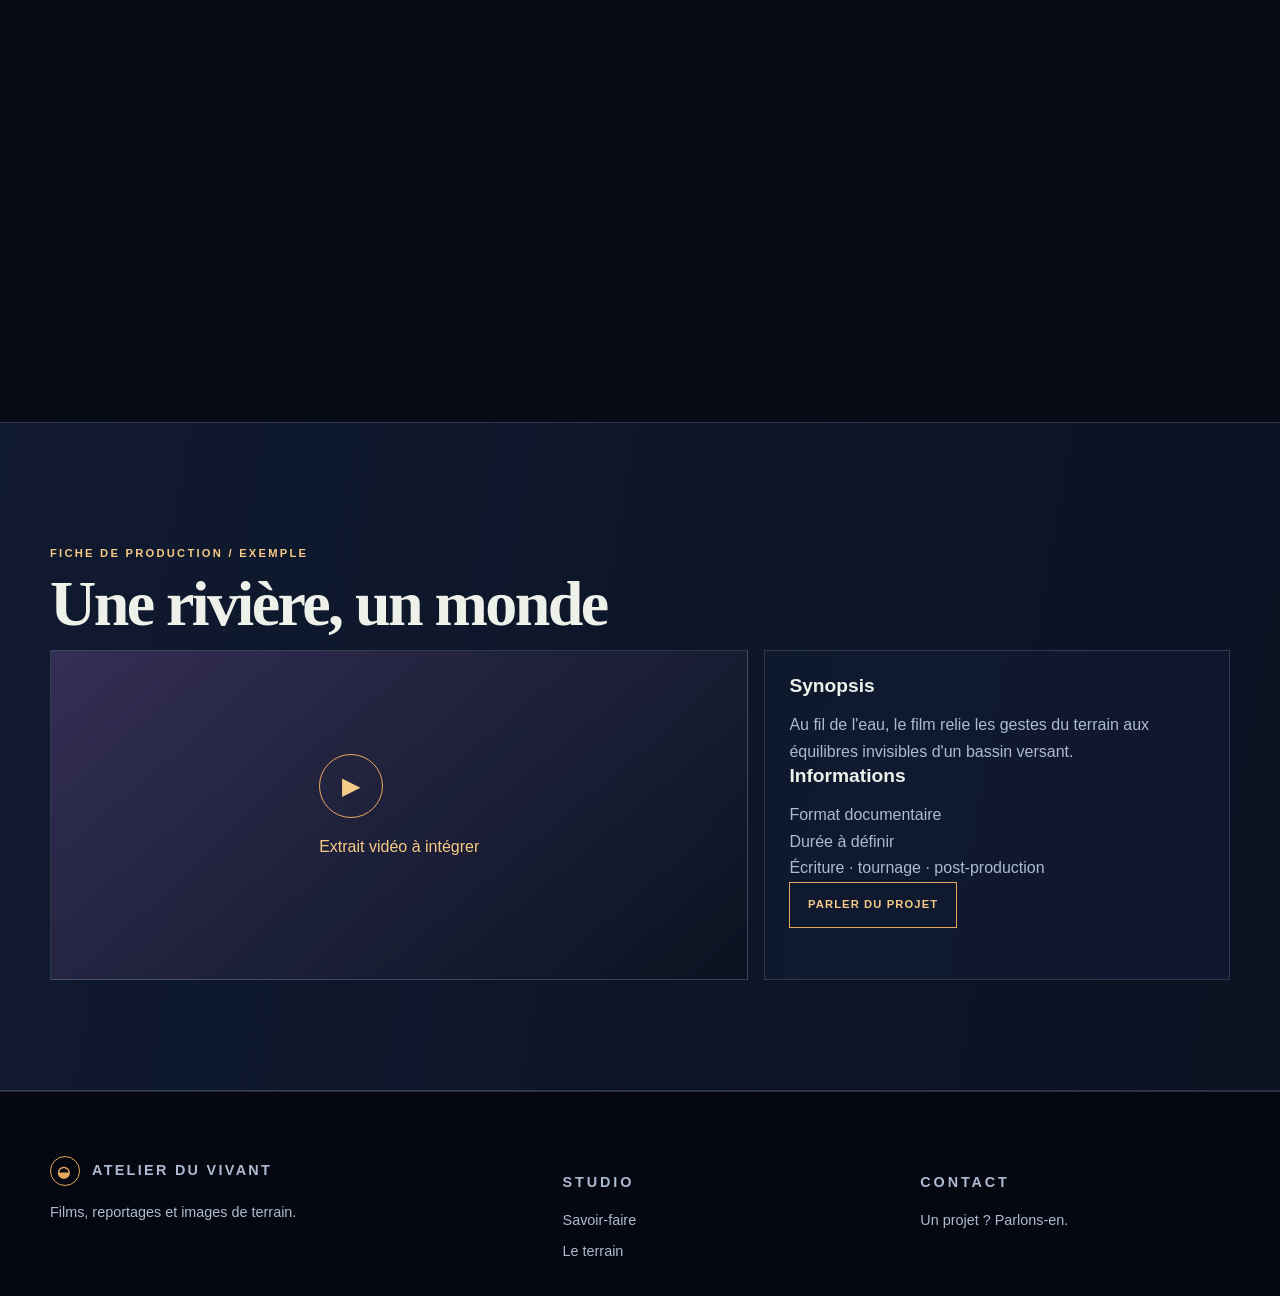
<file: observations.html>
<!doctype html><html lang="fr"><head><meta charset="utf-8"><meta name="viewport" content="width=device-width, initial-scale=1"><title>Productions | Atelier du vivant</title><meta http-equiv="refresh" content="0; url=productions.html"><link rel="canonical" href="productions.html"><link rel="stylesheet" href="css/style.css"></head><body><main class="container section"><p class="eyebrow">Redirection</p><h1>Productions</h1><p class="lead"><a class="btn" href="productions.html">Accéder au portfolio</a></p></main><script src="js/script.js"></script></body></html>
</file>
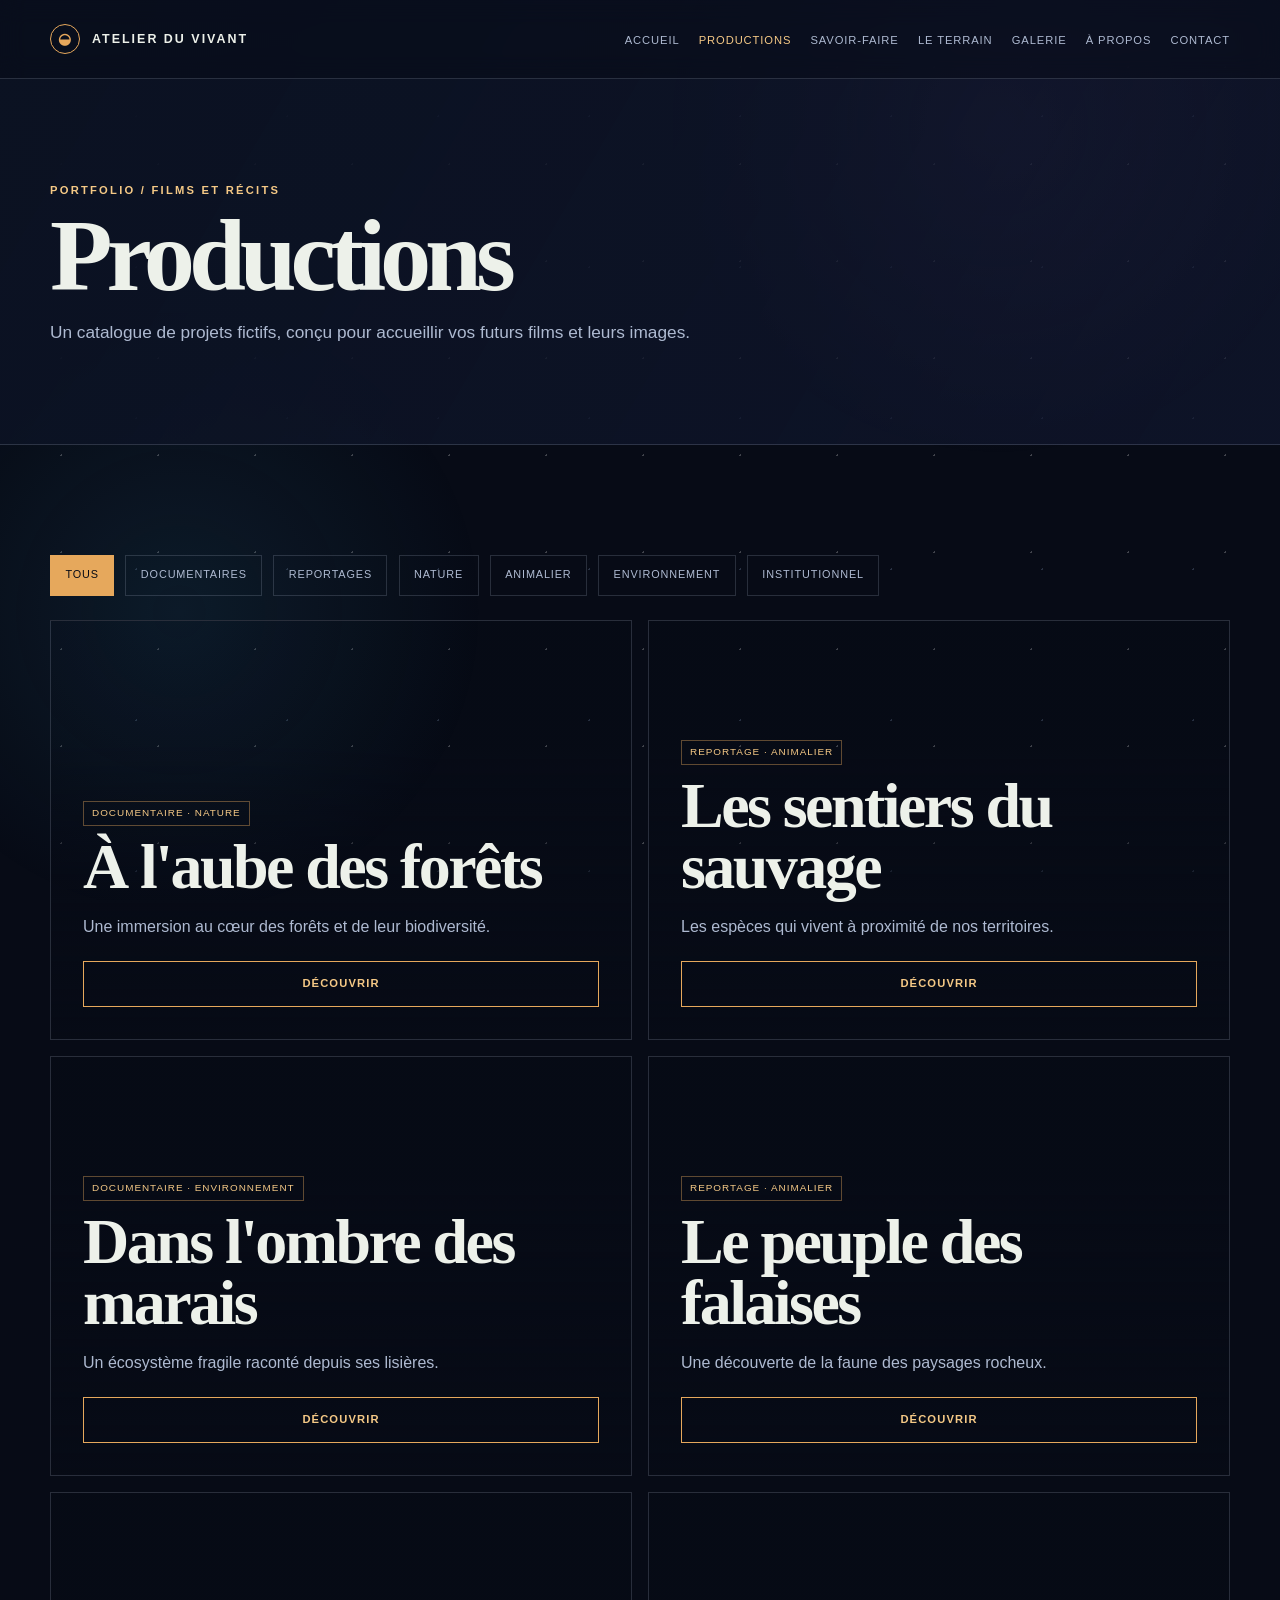
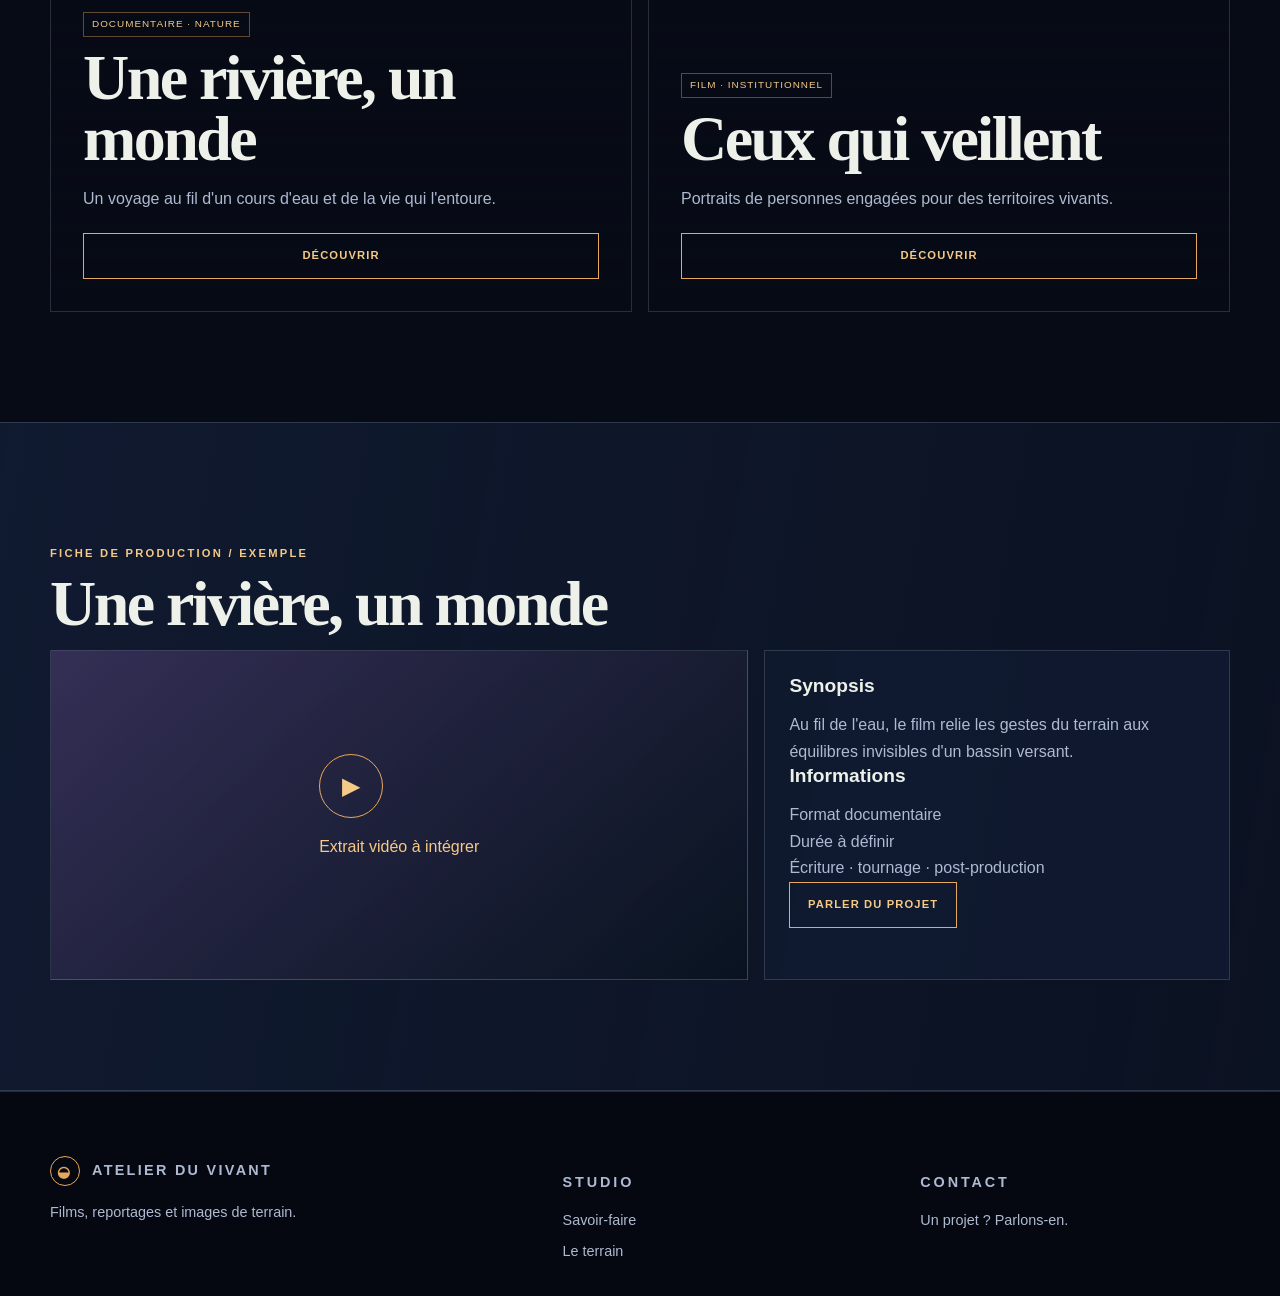
<file: productions.html>
<!doctype html><html lang="fr"><head><meta charset="utf-8"><meta name="viewport" content="width=device-width, initial-scale=1"><title>Productions | Atelier du vivant</title><meta name="description" content="Portfolio de reportages, documentaires et films environnementaux."><link rel="stylesheet" href="css/style.css"></head><body><header class="site-header"><div class="container nav-wrap"><a class="brand" href="index.html"><span class="brand-mark">◒</span> ATELIER DU VIVANT</a><button class="nav-toggle" aria-label="Ouvrir le menu" aria-expanded="false">☰</button><nav><ul class="nav-list"><li><a href="index.html">Accueil</a></li><li><a aria-current="page" href="productions.html">Productions</a></li><li><a href="savoir-faire.html">Savoir-faire</a></li><li><a href="terrain.html">Le terrain</a></li><li><a href="galerie.html">Galerie</a></li><li><a href="a-propos.html">À propos</a></li><li><a href="contact.html">Contact</a></li></ul></nav></div></header><main id="main"><section class="page-hero"><div class="container"><p class="eyebrow">Portfolio / Films et récits</p><h1>Productions</h1><p class="lead">Un catalogue de projets fictifs, conçu pour accueillir vos futurs films et leurs images.</p></div></section><section class="section"><div class="container"><div class="controls" role="group" aria-label="Filtrer les productions"><button class="filter-button is-active" data-filter="Tous" aria-pressed="true">Tous</button><button class="filter-button" data-filter="Documentaires" aria-pressed="false">Documentaires</button><button class="filter-button" data-filter="Reportages" aria-pressed="false">Reportages</button><button class="filter-button" data-filter="Nature" aria-pressed="false">Nature</button><button class="filter-button" data-filter="Animalier" aria-pressed="false">Animalier</button><button class="filter-button" data-filter="Environnement" aria-pressed="false">Environnement</button><button class="filter-button" data-filter="Institutionnel" aria-pressed="false">Institutionnel</button></div><div class="project-grid"><article id="forets" class="project-card reveal" data-project data-categories="Documentaires Nature" style="--project-image:url('https://images.unsplash.com/photo-1448375240586-882707db888b?auto=format&fit=crop&w=1200&q=80')"><span class="tag">Documentaire · Nature</span><h2>À l'aube des forêts</h2><p>Une immersion au cœur des forêts et de leur biodiversité.</p><a class="btn" href="#detail">Découvrir</a></article><article id="sauvage" class="project-card reveal" data-project data-categories="Reportages Animalier" style="--project-image:url('https://images.unsplash.com/photo-1511497584788-876760111969?auto=format&fit=crop&w=1200&q=80')"><span class="tag">Reportage · Animalier</span><h2>Les sentiers du sauvage</h2><p>Les espèces qui vivent à proximité de nos territoires.</p><a class="btn" href="#detail">Découvrir</a></article><article id="marais" class="project-card reveal" data-project data-categories="Documentaires Environnement" style="--project-image:url('https://images.unsplash.com/photo-1473445361085-b9a07f55608b?auto=format&fit=crop&w=1200&q=80')"><span class="tag">Documentaire · Environnement</span><h2>Dans l'ombre des marais</h2><p>Un écosystème fragile raconté depuis ses lisières.</p><a class="btn" href="#detail">Découvrir</a></article><article id="falaises" class="project-card reveal" data-project data-categories="Reportages Animalier" style="--project-image:url('https://images.unsplash.com/photo-1464822759023-fed622ff2c3b?auto=format&fit=crop&w=1200&q=80')"><span class="tag">Reportage · Animalier</span><h2>Le peuple des falaises</h2><p>Une découverte de la faune des paysages rocheux.</p><a class="btn" href="#detail">Découvrir</a></article><article class="project-card reveal" data-project data-categories="Documentaires Nature" style="--project-image:url('https://images.unsplash.com/photo-1437482078695-73f5ca6c96e2?auto=format&fit=crop&w=1200&q=80')"><span class="tag">Documentaire · Nature</span><h2>Une rivière, un monde</h2><p>Un voyage au fil d'un cours d'eau et de la vie qui l'entoure.</p><a class="btn" href="#detail">Découvrir</a></article><article class="project-card reveal" data-project data-categories="Institutionnel Environnement" style="--project-image:url('https://images.unsplash.com/photo-1500534623283-312aade485b7?auto=format&fit=crop&w=1200&q=80')"><span class="tag">Film · Institutionnel</span><h2>Ceux qui veillent</h2><p>Portraits de personnes engagées pour des territoires vivants.</p><a class="btn" href="#detail">Découvrir</a></article></div></div></section><section id="detail" class="section band"><div class="container"><p class="eyebrow">Fiche de production / exemple</p><h2>Une rivière, un monde</h2><div class="detail-grid"><div class="video-placeholder"><div><span>▶</span><p>Extrait vidéo à intégrer</p></div></div><div class="card"><h3>Synopsis</h3><p>Au fil de l'eau, le film relie les gestes du terrain aux équilibres invisibles d'un bassin versant.</p><h3>Informations</h3><p>Format documentaire<br>Durée à définir<br>Écriture · tournage · post-production</p><a class="btn" href="contact.html">Parler du projet</a></div></div></div></section></main><footer class="site-footer"><div class="container footer-grid"><div><a class="brand" href="index.html"><span class="brand-mark">◒</span> ATELIER DU VIVANT</a><p>Films, reportages et images de terrain.</p></div><div><p class="eyebrow">Studio</p><div class="footer-links"><a href="savoir-faire.html">Savoir-faire</a><a href="terrain.html">Le terrain</a></div></div><div><p class="eyebrow">Contact</p><div class="footer-links"><a href="contact.html">Un projet ? Parlons-en.</a></div></div></div></footer><button class="top-button" aria-label="Revenir en haut">↑</button><script src="js/script.js"></script></body></html>
</file>
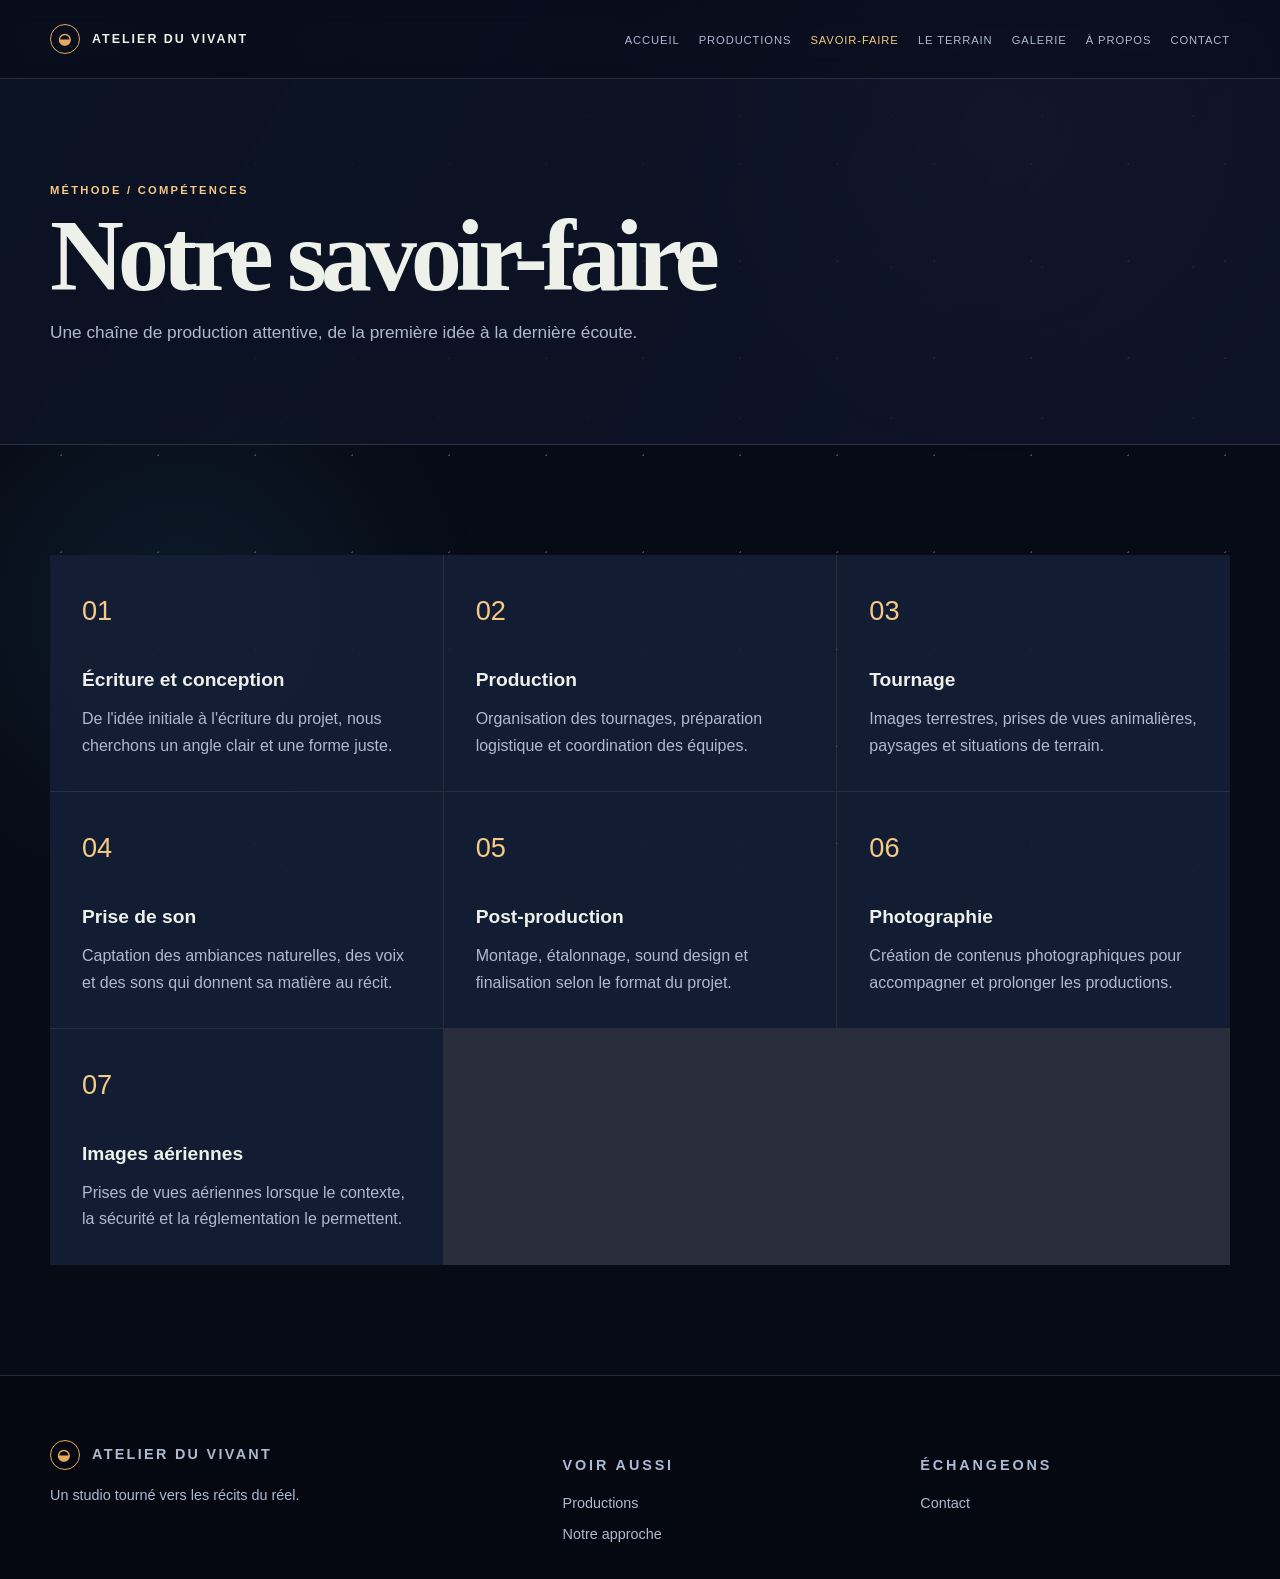
<file: savoir-faire.html>
<!doctype html><html lang="fr"><head><meta charset="utf-8"><meta name="viewport" content="width=device-width, initial-scale=1"><title>Savoir-faire | Atelier du vivant</title><link rel="stylesheet" href="css/style.css"></head><body><header class="site-header"><div class="container nav-wrap"><a class="brand" href="index.html"><span class="brand-mark">◒</span> ATELIER DU VIVANT</a><button class="nav-toggle" aria-label="Ouvrir le menu" aria-expanded="false">☰</button><nav><ul class="nav-list"><li><a href="index.html">Accueil</a></li><li><a href="productions.html">Productions</a></li><li><a aria-current="page" href="savoir-faire.html">Savoir-faire</a></li><li><a href="terrain.html">Le terrain</a></li><li><a href="galerie.html">Galerie</a></li><li><a href="a-propos.html">À propos</a></li><li><a href="contact.html">Contact</a></li></ul></nav></div></header><main id="main"><section class="page-hero"><div class="container"><p class="eyebrow">Méthode / Compétences</p><h1>Notre savoir-faire</h1><p class="lead">Une chaîne de production attentive, de la première idée à la dernière écoute.</p></div></section><section class="section"><div class="container"><div class="grid-3"><article class="feature reveal"><div class="feature-icon">01</div><h3>Écriture et conception</h3><p>De l'idée initiale à l'écriture du projet, nous cherchons un angle clair et une forme juste.</p></article><article class="feature reveal"><div class="feature-icon">02</div><h3>Production</h3><p>Organisation des tournages, préparation logistique et coordination des équipes.</p></article><article class="feature reveal"><div class="feature-icon">03</div><h3>Tournage</h3><p>Images terrestres, prises de vues animalières, paysages et situations de terrain.</p></article><article class="feature reveal"><div class="feature-icon">04</div><h3>Prise de son</h3><p>Captation des ambiances naturelles, des voix et des sons qui donnent sa matière au récit.</p></article><article class="feature reveal"><div class="feature-icon">05</div><h3>Post-production</h3><p>Montage, étalonnage, sound design et finalisation selon le format du projet.</p></article><article class="feature reveal"><div class="feature-icon">06</div><h3>Photographie</h3><p>Création de contenus photographiques pour accompagner et prolonger les productions.</p></article><article class="feature reveal"><div class="feature-icon">07</div><h3>Images aériennes</h3><p>Prises de vues aériennes lorsque le contexte, la sécurité et la réglementation le permettent.</p></article></div></div></section></main><footer class="site-footer"><div class="container footer-grid"><div><a class="brand" href="index.html"><span class="brand-mark">◒</span> ATELIER DU VIVANT</a><p>Un studio tourné vers les récits du réel.</p></div><div><p class="eyebrow">Voir aussi</p><div class="footer-links"><a href="productions.html">Productions</a><a href="approche.html">Notre approche</a></div></div><div><p class="eyebrow">Échangeons</p><div class="footer-links"><a href="contact.html">Contact</a></div></div></div></footer><button class="top-button" aria-label="Revenir en haut">↑</button><script src="js/script.js"></script></body></html>
</file>
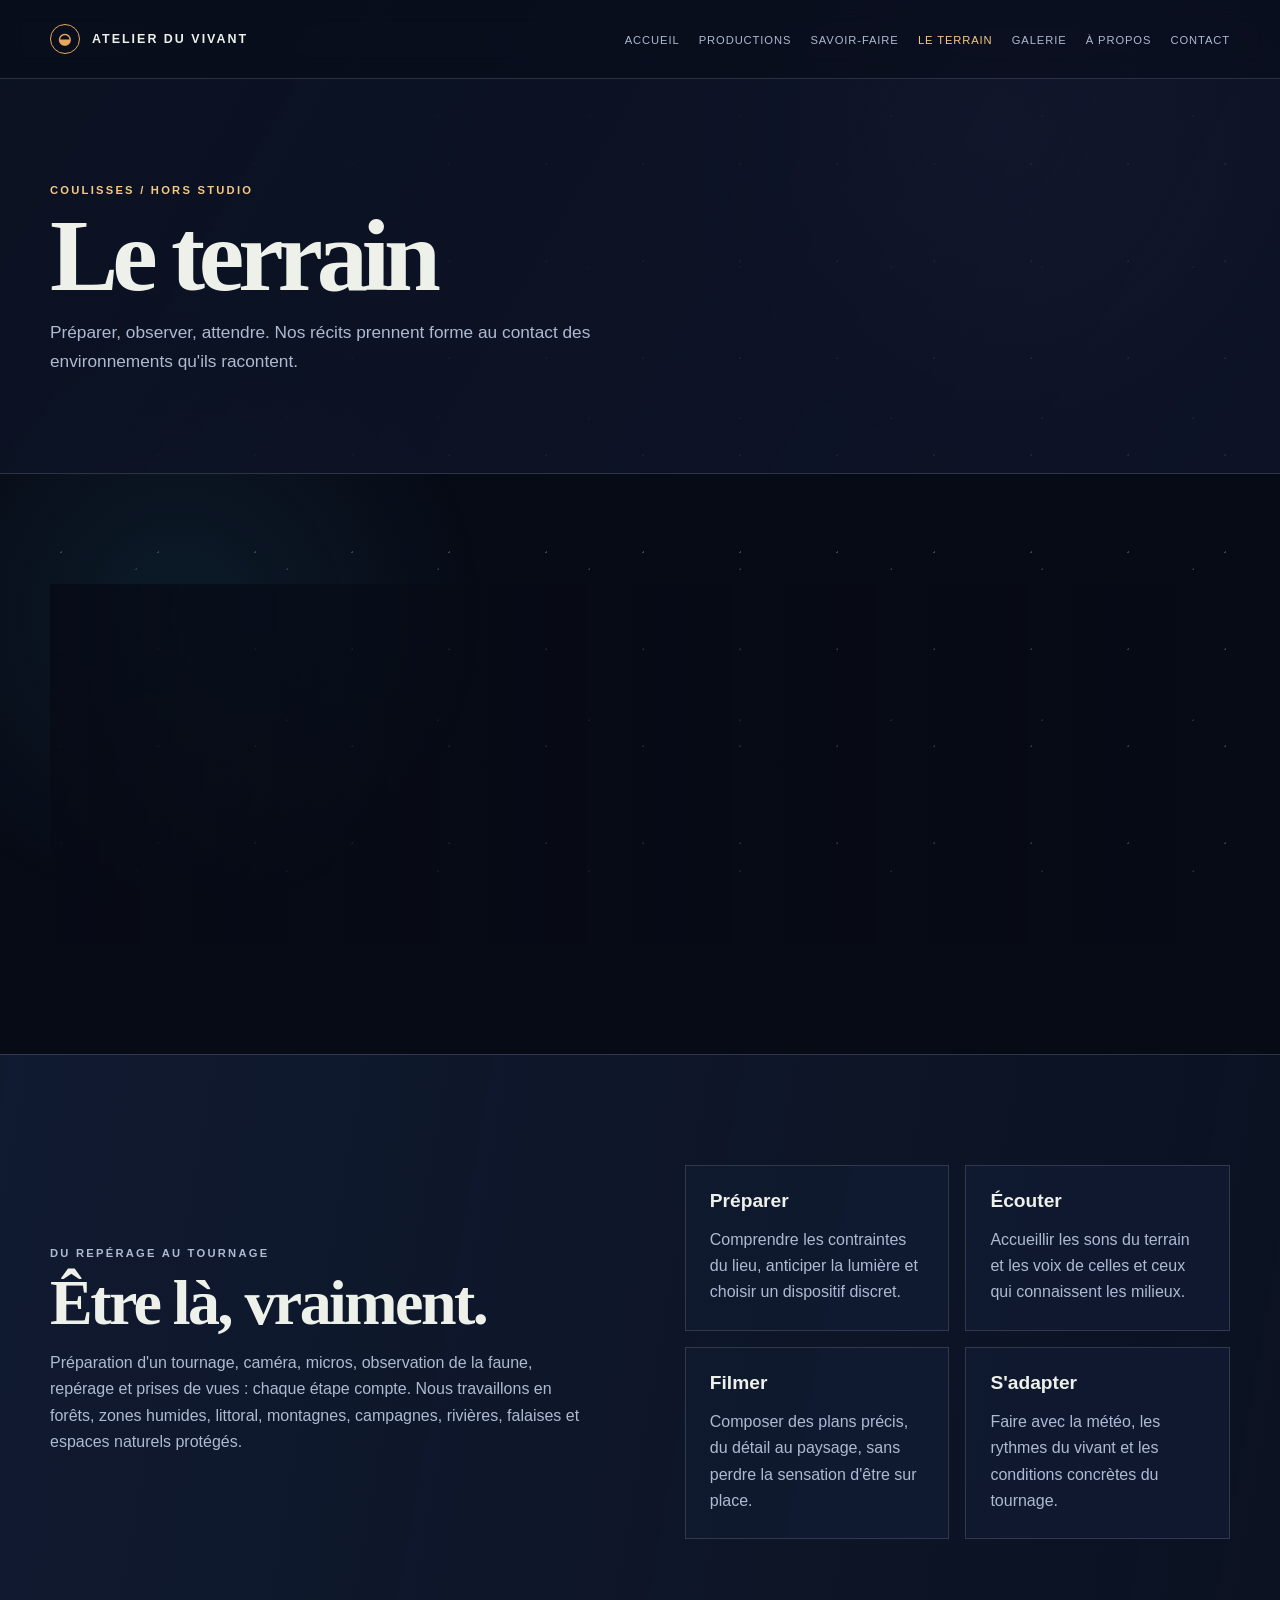
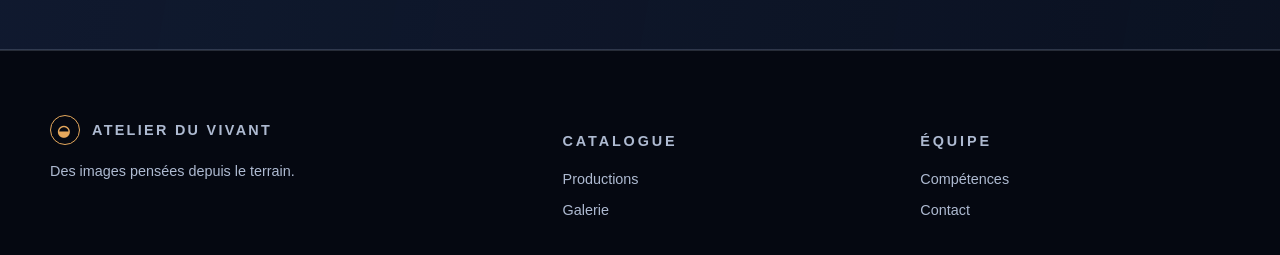
<file: terrain.html>
<!doctype html><html lang="fr"><head><meta charset="utf-8"><meta name="viewport" content="width=device-width, initial-scale=1"><title>Le terrain | Atelier du vivant</title><link rel="stylesheet" href="css/style.css"></head><body><header class="site-header"><div class="container nav-wrap"><a class="brand" href="index.html"><span class="brand-mark">◒</span> ATELIER DU VIVANT</a><button class="nav-toggle" aria-label="Ouvrir le menu" aria-expanded="false">☰</button><nav><ul class="nav-list"><li><a href="index.html">Accueil</a></li><li><a href="productions.html">Productions</a></li><li><a href="savoir-faire.html">Savoir-faire</a></li><li><a aria-current="page" href="terrain.html">Le terrain</a></li><li><a href="galerie.html">Galerie</a></li><li><a href="a-propos.html">À propos</a></li><li><a href="contact.html">Contact</a></li></ul></nav></div></header><main id="main"><section class="page-hero"><div class="container"><p class="eyebrow">Coulisses / Hors studio</p><h1>Le terrain</h1><p class="lead">Préparer, observer, attendre. Nos récits prennent forme au contact des environnements qu'ils racontent.</p></div></section><section class="section"><div class="container terrain-strip reveal"></div></section><section class="section band"><div class="container split"><div class="copy"><p class="eyebrow">Du repérage au tournage</p><h2>Être là, vraiment.</h2><p>Préparation d'un tournage, caméra, micros, observation de la faune, repérage et prises de vues : chaque étape compte. Nous travaillons en forêts, zones humides, littoral, montagnes, campagnes, rivières, falaises et espaces naturels protégés.</p></div><div class="cards-2"><article class="card"><h3>Préparer</h3><p>Comprendre les contraintes du lieu, anticiper la lumière et choisir un dispositif discret.</p></article><article class="card"><h3>Écouter</h3><p>Accueillir les sons du terrain et les voix de celles et ceux qui connaissent les milieux.</p></article><article class="card"><h3>Filmer</h3><p>Composer des plans précis, du détail au paysage, sans perdre la sensation d'être sur place.</p></article><article class="card"><h3>S'adapter</h3><p>Faire avec la météo, les rythmes du vivant et les conditions concrètes du tournage.</p></article></div></div></section></main><footer class="site-footer"><div class="container footer-grid"><div><a class="brand" href="index.html"><span class="brand-mark">◒</span> ATELIER DU VIVANT</a><p>Des images pensées depuis le terrain.</p></div><div><p class="eyebrow">Catalogue</p><div class="footer-links"><a href="productions.html">Productions</a><a href="galerie.html">Galerie</a></div></div><div><p class="eyebrow">Équipe</p><div class="footer-links"><a href="equipe.html">Compétences</a><a href="contact.html">Contact</a></div></div></div></footer><button class="top-button" aria-label="Revenir en haut">↑</button><script src="js/script.js"></script></body></html>
</file>
<file: css/style.css>
:root{--ink:#070b16;--deep:#0b1222;--panel:#111b31;--panel-light:#172541;--mist:#aebad1;--paper:#edf1ea;--amber:#e6a85c;--amber-soft:#f5c986;--line:rgba(205,220,244,.17);--serif:Georgia,'Times New Roman',serif;--sans:'Trebuchet MS',Arial,sans-serif}*{box-sizing:border-box}html{scroll-behavior:smooth}body{margin:0;color:var(--paper);background:var(--ink);font-family:var(--sans);line-height:1.65}body:before{content:'';position:fixed;inset:0;pointer-events:none;opacity:.23;background-image:radial-gradient(#fff 1px,transparent 1px),radial-gradient(#9bb2d9 1px,transparent 1px);background-size:97px 97px,151px 151px;background-position:13px 19px,61px 41px;z-index:-2}body:after{content:'';position:fixed;inset:0;pointer-events:none;background:radial-gradient(circle at 78% 14%,rgba(76,61,112,.25),transparent 26%),radial-gradient(circle at 14% 68%,rgba(35,91,119,.2),transparent 24%);z-index:-1}a{color:inherit;text-decoration:none}img{max-width:100%;display:block}button,input,select,textarea{font:inherit}button,a{-webkit-tap-highlight-color:transparent}:focus-visible{outline:2px solid var(--amber-soft);outline-offset:4px}.container{width:min(1180px,calc(100% - 40px));margin:auto}.skip-link{position:fixed;left:1rem;top:-5rem;z-index:99;padding:.7rem 1rem;background:var(--amber);color:var(--ink)}.skip-link:focus{top:1rem}.site-header{position:absolute;inset:0 0 auto;z-index:20;border-bottom:1px solid var(--line);background:rgba(7,11,22,.5);backdrop-filter:blur(12px)}.nav-wrap{min-height:78px;display:flex;align-items:center;justify-content:space-between;gap:2rem}.brand{display:flex;align-items:center;gap:.75rem;font-size:.78rem;letter-spacing:.16em;font-weight:700}.brand-mark{width:30px;height:30px;display:grid;place-items:center;border:1px solid var(--amber);color:var(--amber);border-radius:50%;font-size:.95rem}.nav-toggle{display:none;color:var(--paper);background:none;border:1px solid var(--line);padding:.55rem .7rem}.nav-list{display:flex;gap:1.2rem;align-items:center;list-style:none;padding:0;margin:0}.nav-list a{color:var(--mist);font-size:.7rem;text-transform:uppercase;letter-spacing:.08em;transition:color .25s ease}.nav-list a:hover,.nav-list a[aria-current=page]{color:var(--amber-soft)}.hero{min-height:760px;position:relative;display:grid;align-items:center;overflow:hidden;background:linear-gradient(105deg,rgba(7,11,22,.98) 10%,rgba(7,11,22,.72) 49%,rgba(7,11,22,.08) 100%),url('https://images.unsplash.com/photo-1448375240586-882707db888b?auto=format&fit=crop&w=2200&q=85') center/cover}.hero:after{content:'';position:absolute;inset:auto 0 0;height:32%;background:linear-gradient(transparent,var(--ink))}.hero-content{position:relative;z-index:1;width:min(1180px,calc(100% - 40px));margin:100px auto 40px}.eyebrow{color:var(--amber-soft);letter-spacing:.2em;text-transform:uppercase;font-size:.7rem;font-weight:700}.kicker{color:var(--amber-soft);font-size:.75rem;letter-spacing:.12em;text-transform:uppercase}h1,h2,h3{line-height:1.1;margin:0 0 1rem}h1{max-width:850px;font:700 clamp(3.5rem,9vw,7rem)/.88 var(--serif);letter-spacing:-.06em}h2{font:700 clamp(2.15rem,5vw,4rem)/.95 var(--serif);letter-spacing:-.04em}h3{font-size:1.2rem}.lead{max-width:650px;color:var(--mist);font-size:1.08rem}.cta-row{display:flex;flex-wrap:wrap;gap:.9rem;margin-top:2rem}.btn{display:inline-flex;align-items:center;justify-content:center;min-height:46px;padding:.7rem 1.1rem;border:1px solid var(--amber);color:var(--amber-soft);text-transform:uppercase;letter-spacing:.1em;font-size:.7rem;font-weight:700;transition:.25s ease}.btn:hover{background:var(--amber);color:var(--ink);transform:translateY(-2px)}.btn-muted{border-color:var(--line);color:var(--paper)}.btn-muted:hover{border-color:var(--paper);background:rgba(255,255,255,.08);color:var(--paper)}.hero-note{position:absolute;right:7%;bottom:16%;z-index:2;border-left:1px solid var(--amber);padding-left:1rem;color:var(--mist);font-size:.76rem;letter-spacing:.08em;text-transform:uppercase}.section{padding:110px 0;position:relative}.section-header{display:flex;justify-content:space-between;gap:2rem;align-items:end;margin-bottom:3rem}.section-header p{max-width:440px;color:var(--mist);margin:0}.grid-3{display:grid;grid-template-columns:repeat(3,1fr);gap:1px;background:var(--line)}.feature{background:rgba(17,27,49,.88);padding:2rem;min-height:220px;border-top:2px solid transparent;transition:.3s ease}.feature:hover{border-color:var(--amber);background:var(--panel-light);transform:translateY(-5px)}.feature-icon{color:var(--amber-soft);font-size:1.7rem;margin-bottom:2.2rem}.feature p,.card p{color:var(--mist);margin:0}.band{background:linear-gradient(100deg,rgba(17,27,49,.96),rgba(13,21,39,.7));border-block:1px solid var(--line)}.page-hero{padding:170px 0 80px;background:linear-gradient(120deg,var(--deep),rgba(19,25,51,.6)),url('https://images.unsplash.com/photo-1500534623283-312aade485b7?auto=format&fit=crop&w=1800&q=80') center/cover;border-bottom:1px solid var(--line)}.page-hero h1{font-size:clamp(3rem,8vw,6.5rem)}.split{display:grid;grid-template-columns:1fr 1fr;gap:clamp(2rem,7vw,7rem);align-items:center}.copy p{color:var(--mist);max-width:620px}.image-frame{min-height:390px;background:linear-gradient(140deg,rgba(7,11,22,.2),rgba(7,11,22,.88)),url('https://images.unsplash.com/photo-1511497584788-876760111969?auto=format&fit=crop&w=1200&q=80') center/cover;border:1px solid var(--line);position:relative}.image-frame:after{content:'ARCHIVE / TERRAIN';position:absolute;bottom:1rem;left:1rem;font-size:.64rem;letter-spacing:.15em;color:var(--amber-soft)}.cards-2{display:grid;grid-template-columns:repeat(2,1fr);gap:1rem}.card{background:rgba(17,27,49,.8);border:1px solid var(--line);padding:1.5rem}.project-grid{display:grid;grid-template-columns:repeat(2,1fr);gap:1rem}.project-card{min-height:420px;display:flex;flex-direction:column;justify-content:end;padding:2rem;background:linear-gradient(0deg,rgba(7,11,22,.98),rgba(7,11,22,.05) 70%),var(--project-image) center/cover;border:1px solid var(--line);transition:transform .3s ease,border-color .3s ease}.project-card:hover{transform:translateY(-5px);border-color:var(--amber)}.project-card p{max-width:500px;margin:0 0 1.3rem;color:var(--mist)}.project-card .tag{align-self:flex-start;margin-bottom:.7rem}.tag{display:inline-block;color:var(--amber-soft);border:1px solid rgba(230,168,92,.4);padding:.2rem .5rem;font-size:.62rem;letter-spacing:.1em;text-transform:uppercase}.controls{display:flex;flex-wrap:wrap;gap:.7rem;margin-bottom:1.5rem}.filter-button{background:transparent;color:var(--mist);border:1px solid var(--line);padding:.65rem .9rem;text-transform:uppercase;letter-spacing:.08em;font-size:.68rem;cursor:pointer}.filter-button.is-active,.filter-button:hover{background:var(--amber);border-color:var(--amber);color:var(--ink)}.detail-grid{display:grid;grid-template-columns:1.2fr .8fr;gap:1rem}.video-placeholder{min-height:330px;display:grid;place-items:center;background:linear-gradient(140deg,rgba(76,61,112,.6),rgba(8,19,32,.94)),url('https://images.unsplash.com/photo-1497250681960-ef046c08a56e?auto=format&fit=crop&w=1200&q=80') center/cover;border:1px solid var(--line);color:var(--amber-soft);text-align:center}.video-placeholder span{display:grid;place-items:center;width:64px;height:64px;border:1px solid var(--amber);border-radius:50%;font-size:1.5rem}.gallery-grid{display:grid;grid-template-columns:repeat(12,1fr);gap:1rem}.gallery-item{min-height:250px;position:relative;cursor:zoom-in;border:0;padding:0;text-align:left;background:none;overflow:hidden}.gallery-item:nth-child(1),.gallery-item:nth-child(4){grid-column:span 7}.gallery-item:nth-child(2),.gallery-item:nth-child(3),.gallery-item:nth-child(5){grid-column:span 5}.gallery-art{height:100%;min-height:250px;background:var(--gallery-image) center/cover;transition:transform .5s ease}.gallery-item:hover .gallery-art{transform:scale(1.05)}.gallery-caption{position:absolute;bottom:0;inset-inline:0;padding:2rem 1rem 1rem;background:linear-gradient(transparent,rgba(7,11,22,.95));color:var(--paper)}.lightbox{position:fixed;inset:0;z-index:50;display:none;place-items:center;background:rgba(3,6,13,.92);padding:2rem}.lightbox.is-open{display:grid}.lightbox-content{width:min(900px,100%);min-height:55vh;border:1px solid var(--amber);background:var(--lightbox-image) center/cover;display:grid;align-items:end;padding:1.5rem}.lightbox-close{position:absolute;top:1rem;right:1rem;color:var(--paper);border:1px solid var(--line);background:var(--panel);padding:.5rem .7rem;cursor:pointer}.role-card{display:grid;grid-template-columns:105px 1fr;gap:1.3rem;align-items:start}.role-art{min-height:105px;background:var(--role-image) center/cover;border:1px solid var(--line)}.terrain-strip{min-height:360px;background:linear-gradient(90deg,rgba(7,11,22,.88),rgba(7,11,22,.15)),url('https://images.unsplash.com/photo-1500534623283-312aade485b7?auto=format&fit=crop&w=1800&q=85') center/cover}.form-grid{display:grid;grid-template-columns:1fr 1fr;gap:1rem}.field-full{grid-column:1/-1}label{display:block;color:var(--mist);font-size:.76rem;text-transform:uppercase;letter-spacing:.08em;margin-bottom:.35rem}select,input,textarea{width:100%;padding:.8rem;background:var(--panel);color:var(--paper);border:1px solid var(--line)}textarea{min-height:160px;resize:vertical}.site-footer{padding:4rem 0 2rem;border-top:1px solid var(--line);background:#050811}.footer-grid{display:grid;grid-template-columns:1.5fr 1fr 1fr;gap:3rem}.footer-grid p,.footer-grid a{color:var(--mist);font-size:.9rem}.footer-links{display:grid;gap:.45rem}.disclaimer{margin-top:3rem;padding-top:1rem;border-top:1px solid var(--line);color:#77839a;font-size:.75rem}.top-button{position:fixed;right:1.2rem;bottom:1.2rem;z-index:10;opacity:0;pointer-events:none;border:1px solid var(--amber);background:var(--panel);color:var(--amber-soft);padding:.7rem .8rem;cursor:pointer;transition:opacity .25s}.top-button.visible{opacity:1;pointer-events:auto}.reveal{opacity:0;transform:translateY(18px);transition:opacity .7s ease,transform .7s ease}.reveal.is-visible{opacity:1;transform:none}@media(max-width:800px){.nav-toggle{display:block}.nav-list{display:none;position:absolute;top:78px;left:0;right:0;padding:1.2rem 20px 1.5rem;flex-direction:column;align-items:flex-start;background:rgba(7,11,22,.98);border-bottom:1px solid var(--line)}.nav-list.is-open{display:flex}.hero{min-height:680px}.hero-note{display:none}.grid-3,.project-grid{grid-template-columns:1fr 1fr}.split,.footer-grid,.detail-grid{grid-template-columns:1fr}.gallery-item:nth-child(n){grid-column:span 6}}@media(max-width:560px){.container,.hero-content{width:min(100% - 28px,1180px)}.nav-wrap{min-height:68px}.nav-list{top:68px}.grid-3,.cards-2,.project-grid,.form-grid{grid-template-columns:1fr}.gallery-item:nth-child(n){grid-column:span 12}.role-card{grid-template-columns:1fr}.page-hero{padding-top:130px}h1{font-size:clamp(3.2rem,18vw,5rem)}.section{padding:75px 0}}@media(prefers-reduced-motion:reduce){*,*::before,*::after{scroll-behavior:auto!important;animation-duration:.01ms!important;transition-duration:.01ms!important}.reveal{opacity:1;transform:none}}
</file>
